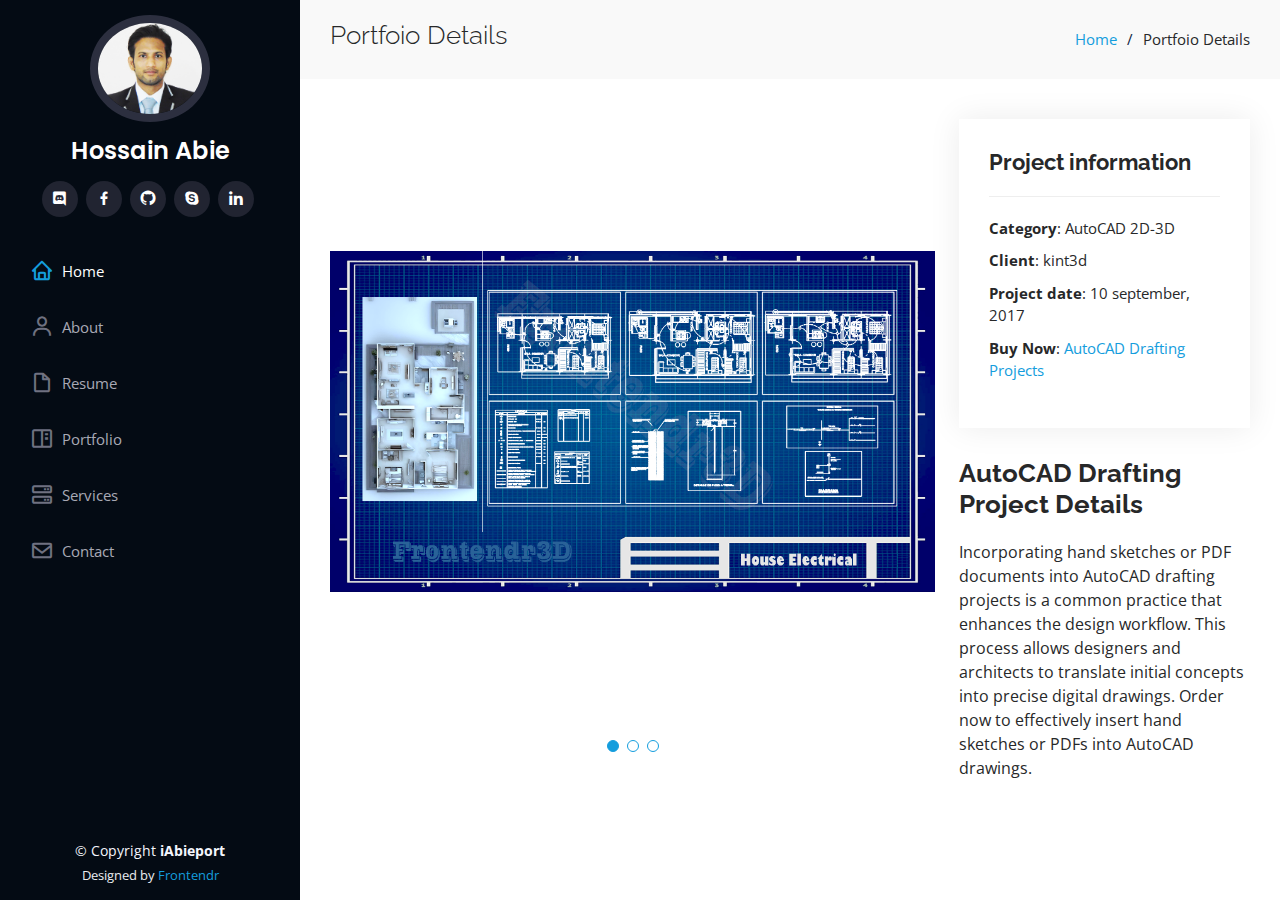
<file: 3d02.html>
<!DOCTYPE html>
<html lang="en">

<head>
  <meta charset="utf-8">
  <meta content="width=device-width, initial-scale=1.0" name="viewport">

  <title>iAbieport Frontendr - Inner-Page</title>
  <meta content="" name="description">
  <meta content="" name="keywords">

  <!-- Favicons -->
  <link href="assets/img/favicon.png" rel="icon">
  <link href="assets/img/apple-touch-icon.png" rel="apple-touch-icon">

  <!-- Google Fonts -->
  <link href="https://fonts.googleapis.com/css?family=Open+Sans:300,300i,400,400i,600,600i,700,700i|Raleway:300,300i,400,400i,500,500i,600,600i,700,700i|Poppins:300,300i,400,400i,500,500i,600,600i,700,700i" rel="stylesheet">

  <!-- Vendor CSS Files -->
  <link href="assets/vendor/aos/aos.css" rel="stylesheet">
  <link href="assets/vendor/bootstrap/css/bootstrap.min.css" rel="stylesheet">
  <link href="assets/vendor/bootstrap-icons/bootstrap-icons.css" rel="stylesheet">
  <link href="assets/vendor/boxicons/css/boxicons.min.css" rel="stylesheet">
  <link href="assets/vendor/glightbox/css/glightbox.min.css" rel="stylesheet">
  <link href="assets/vendor/swiper/swiper-bundle.min.css" rel="stylesheet">

  <!-- Template Main CSS File -->
  <link href="assets/css/style.css" rel="stylesheet">

  <!-- =======================================================
  * Template Name: iAbieport
  * Updated: Jan 29 2024 with Bootstrap v5.3.2
  * Template URL: https://frontendr.vercel.app/iAbieport-bootstrap-portfolio-websites-template/
  * Author: Frontendr.com
  * License: https://frontendr.vercel.app/license/
  ======================================================== -->
</head>

<body>

  <!-- ======= Mobile nav toggle button ======= -->
  <i class="bi bi-list mobile-nav-toggle d-xl-none"></i>


    <!-- ======= Header ======= -->
    <header id="header">
    
      <div class="d-flex flex-column">
  
        <div class="profile">
          <img src="assets/img/profile.jpg" alt="" class="img-fluid rounded-circle">
          <h1 class="text-light"><a href="index.html">Hossain Abie</a></h1>
          <div class="social-links mt-3 text-center">
            <a href="https://discord.com/channels/@me/1212280875962597436" target="_blank" class="twitter"><i class="bx bxl-discord"></i></a>
            <a href="https://www.facebook.com/Mohammadabie/" target="_blank" class="facebook"><i class="bx bxl-facebook"></i></a>
            <a href="https://github.com/Abie1989" target="_blank" class="instagram"><i class="bx bxl-github"></i></a>
            <a href="https://join.skype.com/invite/t2bjLzn6cN04" target="_blank" class="google-plus"><i class="bx bxl-skype"></i></a>
            <a href="https://www.linkedin.com/in/abie-hossain-7b0aa2171/" target="_blank" class="linkedin"><i class="bx bxl-linkedin"></i></a>
          </div>
        </div>
  
        <nav id="navbar" class="nav-menu navbar">
          <ul>
            <li><a href="index.html" class="nav-link scrollto active"><i class="bx bx-home"></i> <span>Home</span></a></li>
            <li><a href="#about" class="nav-link scrollto"><i class="bx bx-user"></i> <span>About</span></a></li>
            <li><a href="#resume" class="nav-link scrollto"><i class="bx bx-file-blank"></i> <span>Resume</span></a></li>
            <li><a href="#portfolio" class="nav-link scrollto"><i class="bx bx-book-content"></i> <span>Portfolio</span></a></li>
            <li><a href="#services" class="nav-link scrollto"><i class="bx bx-server"></i> <span>Services</span></a></li>
            <li><a href="#contact" class="nav-link scrollto"><i class="bx bx-envelope"></i> <span>Contact</span></a></li>
            
          </ul>
          
        </nav><!-- .nav-menu -->
      </div>
    </header><!-- End Header -->

  <main id="main">

    <!-- ======= Breadcrumbs ======= -->
    <section id="breadcrumbs" class="breadcrumbs">
      <div class="container">

        <div class="d-flex justify-content-between align-items-center">
          <h2>Portfoio Details</h2>
          <ol>
            <li><a href="index.html">Home</a></li>
            <li>Portfoio Details</li>
          </ol>
        </div>

      </div>
    </section><!-- End Breadcrumbs -->

    <!-- ======= Portfolio Details Section ======= -->
    <section id="portfolio-details" class="portfolio-details">
      <div class="container">

        <div class="row gy-4">

          <div class="col-lg-8">
            <div class="portfolio-details-slider swiper">
              <div class="swiper-wrapper align-items-center">

                <div class="swiper-slide">
                  <img src="assets/img/portfolio/3d02a.png" alt="">
                </div>

                <div class="swiper-slide">
                  <img src="assets/img/portfolio/3d02b.png" alt="">
                </div>

                <div class="swiper-slide">
                  <img src="assets/img/portfolio/3d02c.png" alt="">
                </div>

              </div>
              <div class="swiper-pagination"></div>
            </div>
          </div>

          <div class="col-lg-4">
            <div class="portfolio-info">
              <h3>Project information</h3>
              <ul>
                <li><strong>Category</strong>: AutoCAD 2D-3D</li>
                <li><strong>Client</strong>: kint3d</li>
                <li><strong>Project date</strong>: 10 september, 2017</li>
                <li><strong>Buy Now</strong>: <a href="https://www.fiverr.com/abie07" target="_blank">AutoCAD Drafting Projects</a></li>
              </ul>
            </div>
            <div class="portfolio-description">
              <h2>AutoCAD Drafting Project Details</h2>
              <p>
                Incorporating hand sketches or PDF documents into AutoCAD drafting projects is a common practice that enhances the design workflow. This process allows designers and architects to translate initial concepts into precise digital drawings. Order now to effectively insert hand sketches or PDFs into AutoCAD drawings.
              </p>
            </div>
          </div>

        </div>

      </div>
    </section><!-- End Portfolio Details Section -->

  </main><!-- End #main -->

  <!-- ======= Footer ======= -->
  <footer id="footer">
    <div class="container">
      <div class="copyright">
        &copy; Copyright <strong><span>iAbieport</span></strong>
      </div>
      <div class="credits">
        <!-- All the links in the footer should remain intact. -->
        <!-- You can delete the links only if you purchased the pro version. -->
        <!-- Licensing information: https://frontendr.vercel.app/license/ -->
        <!-- Purchase the pro version with working PHP/AJAX contact form: https://frontendr.vercel.app/iAbieport-bootstrap-portfolio-websites-template/ -->
        Designed by <a href="https://frontendr.vercel.app/" target="_blank">Frontendr</a>
      </div>
    </div>
  </footer><!-- End  Footer -->

  <a href="#" class="back-to-top d-flex align-items-center justify-content-center"><i class="bi bi-arrow-up-short"></i></a>

  <!-- Vendor JS Files -->
  <script src="assets/vendor/purecounter/purecounter_vanilla.js"></script>
  <script src="assets/vendor/aos/aos.js"></script>
  <script src="assets/vendor/bootstrap/js/bootstrap.bundle.min.js"></script>
  <script src="assets/vendor/glightbox/js/glightbox.min.js"></script>
  <script src="assets/vendor/isotope-layout/isotope.pkgd.min.js"></script>
  <script src="assets/vendor/swiper/swiper-bundle.min.js"></script>
  <script src="assets/vendor/typed.js/typed.umd.js"></script>
  <script src="assets/vendor/waypoints/noframework.waypoints.js"></script>
  <script src="assets/vendor/php-email-form/validate.js"></script>

  <!-- Template Main JS File -->
  <script src="assets/js/main.js"></script>

</body>

</html>
</file>
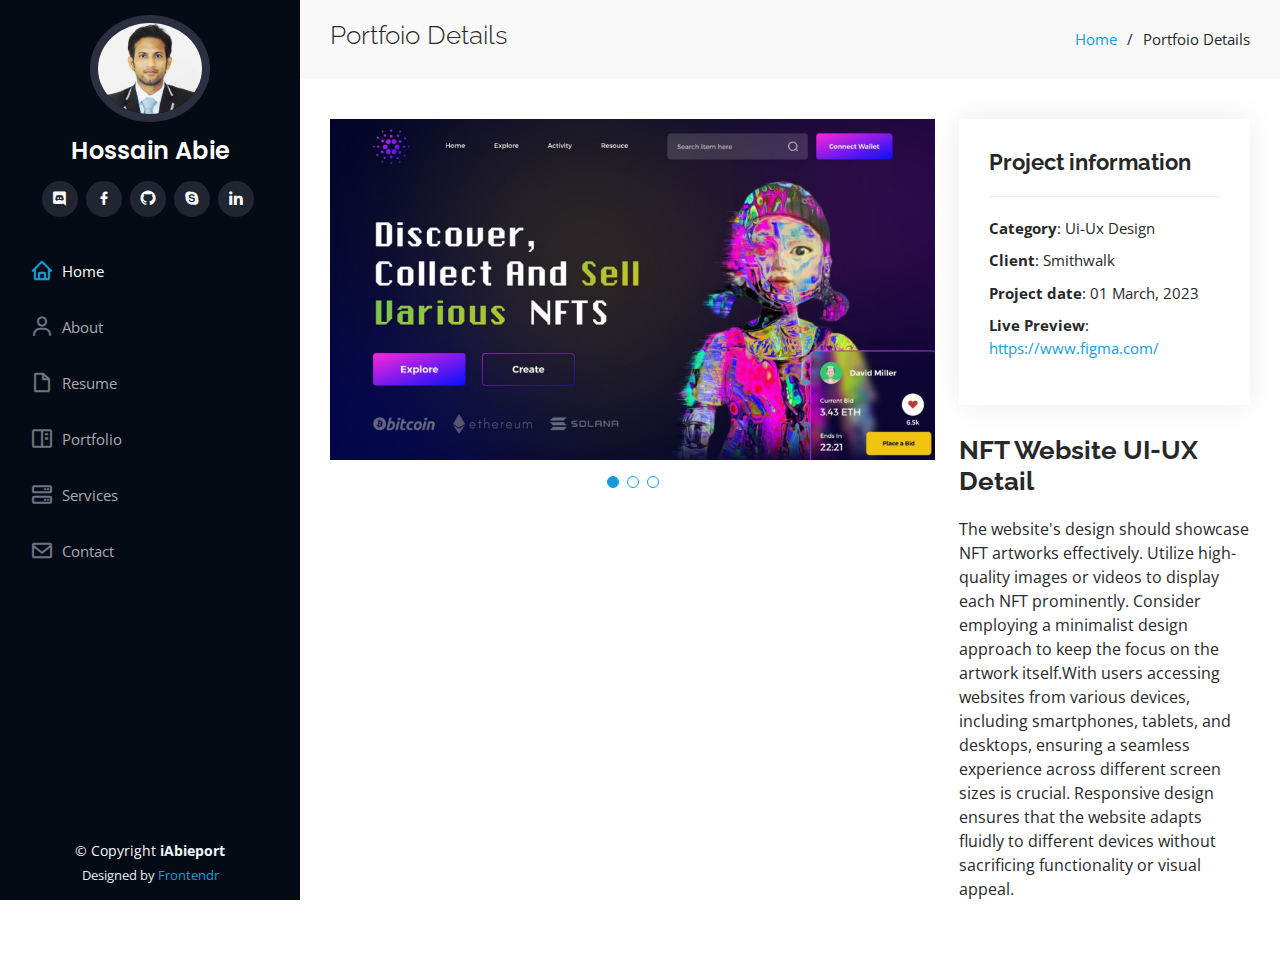
<file: ui-ux01.html>
<!DOCTYPE html>
<html lang="en">

<head>
  <meta charset="utf-8">
  <meta content="width=device-width, initial-scale=1.0" name="viewport">

  <title>iAbieport Frontendr - Inner-Page</title>
  <meta content="" name="description">
  <meta content="" name="keywords">

  <!-- Favicons -->
  <link href="assets/img/favicon.png" rel="icon">
  <link href="assets/img/apple-touch-icon.png" rel="apple-touch-icon">

  <!-- Google Fonts -->
  <link href="https://fonts.googleapis.com/css?family=Open+Sans:300,300i,400,400i,600,600i,700,700i|Raleway:300,300i,400,400i,500,500i,600,600i,700,700i|Poppins:300,300i,400,400i,500,500i,600,600i,700,700i" rel="stylesheet">

  <!-- Vendor CSS Files -->
  <link href="assets/vendor/aos/aos.css" rel="stylesheet">
  <link href="assets/vendor/bootstrap/css/bootstrap.min.css" rel="stylesheet">
  <link href="assets/vendor/bootstrap-icons/bootstrap-icons.css" rel="stylesheet">
  <link href="assets/vendor/boxicons/css/boxicons.min.css" rel="stylesheet">
  <link href="assets/vendor/glightbox/css/glightbox.min.css" rel="stylesheet">
  <link href="assets/vendor/swiper/swiper-bundle.min.css" rel="stylesheet">

  <!-- Template Main CSS File -->
  <link href="assets/css/style.css" rel="stylesheet">

  <!-- =======================================================
  * Template Name: iAbieport
  * Updated: Jan 29 2024 with Bootstrap v5.3.2
  * Template URL: https://frontendr.vercel.app/iAbieport-bootstrap-portfolio-websites-template/
  * Author: Frontendr.com
  * License: https://frontendr.vercel.app/license/
  ======================================================== -->
</head>

<body>

  <!-- ======= Mobile nav toggle button ======= -->
  <i class="bi bi-list mobile-nav-toggle d-xl-none"></i>


    <!-- ======= Header ======= -->
    <header id="header">
    
      <div class="d-flex flex-column">
  
        <div class="profile">
          <img src="assets/img/profile.jpg" alt="" class="img-fluid rounded-circle">
          <h1 class="text-light"><a href="index.html">Hossain Abie</a></h1>
          <div class="social-links mt-3 text-center">
            <a href="https://discord.com/channels/@me/1212280875962597436" target="_blank" class="twitter"><i class="bx bxl-discord"></i></a>
            <a href="https://www.facebook.com/Mohammadabie/" target="_blank" class="facebook"><i class="bx bxl-facebook"></i></a>
            <a href="https://github.com/Abie1989" target="_blank" class="instagram"><i class="bx bxl-github"></i></a>
            <a href="https://join.skype.com/invite/t2bjLzn6cN04" target="_blank" class="google-plus"><i class="bx bxl-skype"></i></a>
            <a href="https://www.linkedin.com/in/abie-hossain-7b0aa2171/" target="_blank" class="linkedin"><i class="bx bxl-linkedin"></i></a>
          </div>
        </div>
  
        <nav id="navbar" class="nav-menu navbar">
          <ul>
            <li><a href="index.html" class="nav-link scrollto active"><i class="bx bx-home"></i> <span>Home</span></a></li>
            <li><a href="#about" class="nav-link scrollto"><i class="bx bx-user"></i> <span>About</span></a></li>
            <li><a href="#resume" class="nav-link scrollto"><i class="bx bx-file-blank"></i> <span>Resume</span></a></li>
            <li><a href="#portfolio" class="nav-link scrollto"><i class="bx bx-book-content"></i> <span>Portfolio</span></a></li>
            <li><a href="#services" class="nav-link scrollto"><i class="bx bx-server"></i> <span>Services</span></a></li>
            <li><a href="#contact" class="nav-link scrollto"><i class="bx bx-envelope"></i> <span>Contact</span></a></li>
            
          </ul>
          
        </nav><!-- .nav-menu -->
      </div>
    </header><!-- End Header -->

  <main id="main">

    <!-- ======= Breadcrumbs ======= -->
    <section id="breadcrumbs" class="breadcrumbs">
      <div class="container">

        <div class="d-flex justify-content-between align-items-center">
          <h2>Portfoio Details</h2>
          <ol>
            <li><a href="index.html">Home</a></li>
            <li>Portfoio Details</li>
          </ol>
        </div>

      </div>
    </section><!-- End Breadcrumbs -->

    <!-- ======= Portfolio Details Section ======= -->
    <section id="portfolio-details" class="portfolio-details">
      <div class="container">

        <div class="row gy-4">

          <div class="col-lg-8">
            <div class="portfolio-details-slider swiper">
              <div class="swiper-wrapper align-items-center">

                <div class="swiper-slide">
                  <img src="assets/img/portfolio/ui01a.png" alt="">
                </div>

                <div class="swiper-slide">
                  <img src="assets/img/portfolio/ui01b.png" alt="">
                </div>

                <div class="swiper-slide">
                  <img src="assets/img/portfolio/ui01c.png" alt="">
                </div>

              </div>
              <div class="swiper-pagination"></div>
            </div>
          </div>

          <div class="col-lg-4">
            <div class="portfolio-info">
              <h3>Project information</h3>
              <ul>
                <li><strong>Category</strong>: Ui-Ux Design</li>
                <li><strong>Client</strong>: Smithwalk</li>
                <li><strong>Project date</strong>: 01 March, 2023</li>
                <li><strong>Live Preview</strong>: <a href="https://www.figma.com/file/s2reXJl0d8lhEGTWwtYMV2/Untitled?type=design&node-id=0-1&mode=design&t=MPtorUkK41Uo3VYe-0" target="_blank">https://www.figma.com/</a></li>
              </ul>
            </div>
            <div class="portfolio-description">
              <h2>NFT Website UI-UX Detail</h2>
              <p>
                The website's design should showcase NFT artworks effectively. Utilize high-quality images or videos to display each NFT prominently. Consider employing a minimalist design approach to keep the focus on the artwork itself.With users accessing websites from various devices, including smartphones, tablets, and desktops, ensuring a seamless experience across different screen sizes is crucial. Responsive design ensures that the website adapts fluidly to different devices without sacrificing functionality or visual appeal.
              </p>
            </div>
          </div>

        </div>

      </div>
    </section><!-- End Portfolio Details Section -->

  </main><!-- End #main -->

  <!-- ======= Footer ======= -->
  <footer id="footer">
    <div class="container">
      <div class="copyright">
        &copy; Copyright <strong><span>iAbieport</span></strong>
      </div>
      <div class="credits">
        <!-- All the links in the footer should remain intact. -->
        <!-- You can delete the links only if you purchased the pro version. -->
        <!-- Licensing information: https://frontendr.vercel.app/license/ -->
        <!-- Purchase the pro version with working PHP/AJAX contact form: https://frontendr.vercel.app/iAbieport-bootstrap-portfolio-websites-template/ -->
        Designed by <a href="https://frontendr.vercel.app/" target="_blank">Frontendr</a>
      </div>
    </div>
  </footer><!-- End  Footer -->

  <a href="#" class="back-to-top d-flex align-items-center justify-content-center"><i class="bi bi-arrow-up-short"></i></a>

  <!-- Vendor JS Files -->
  <script src="assets/vendor/purecounter/purecounter_vanilla.js"></script>
  <script src="assets/vendor/aos/aos.js"></script>
  <script src="assets/vendor/bootstrap/js/bootstrap.bundle.min.js"></script>
  <script src="assets/vendor/glightbox/js/glightbox.min.js"></script>
  <script src="assets/vendor/isotope-layout/isotope.pkgd.min.js"></script>
  <script src="assets/vendor/swiper/swiper-bundle.min.js"></script>
  <script src="assets/vendor/typed.js/typed.umd.js"></script>
  <script src="assets/vendor/waypoints/noframework.waypoints.js"></script>
  <script src="assets/vendor/php-email-form/validate.js"></script>

  <!-- Template Main JS File -->
  <script src="assets/js/main.js"></script>

</body>

</html>
</file>
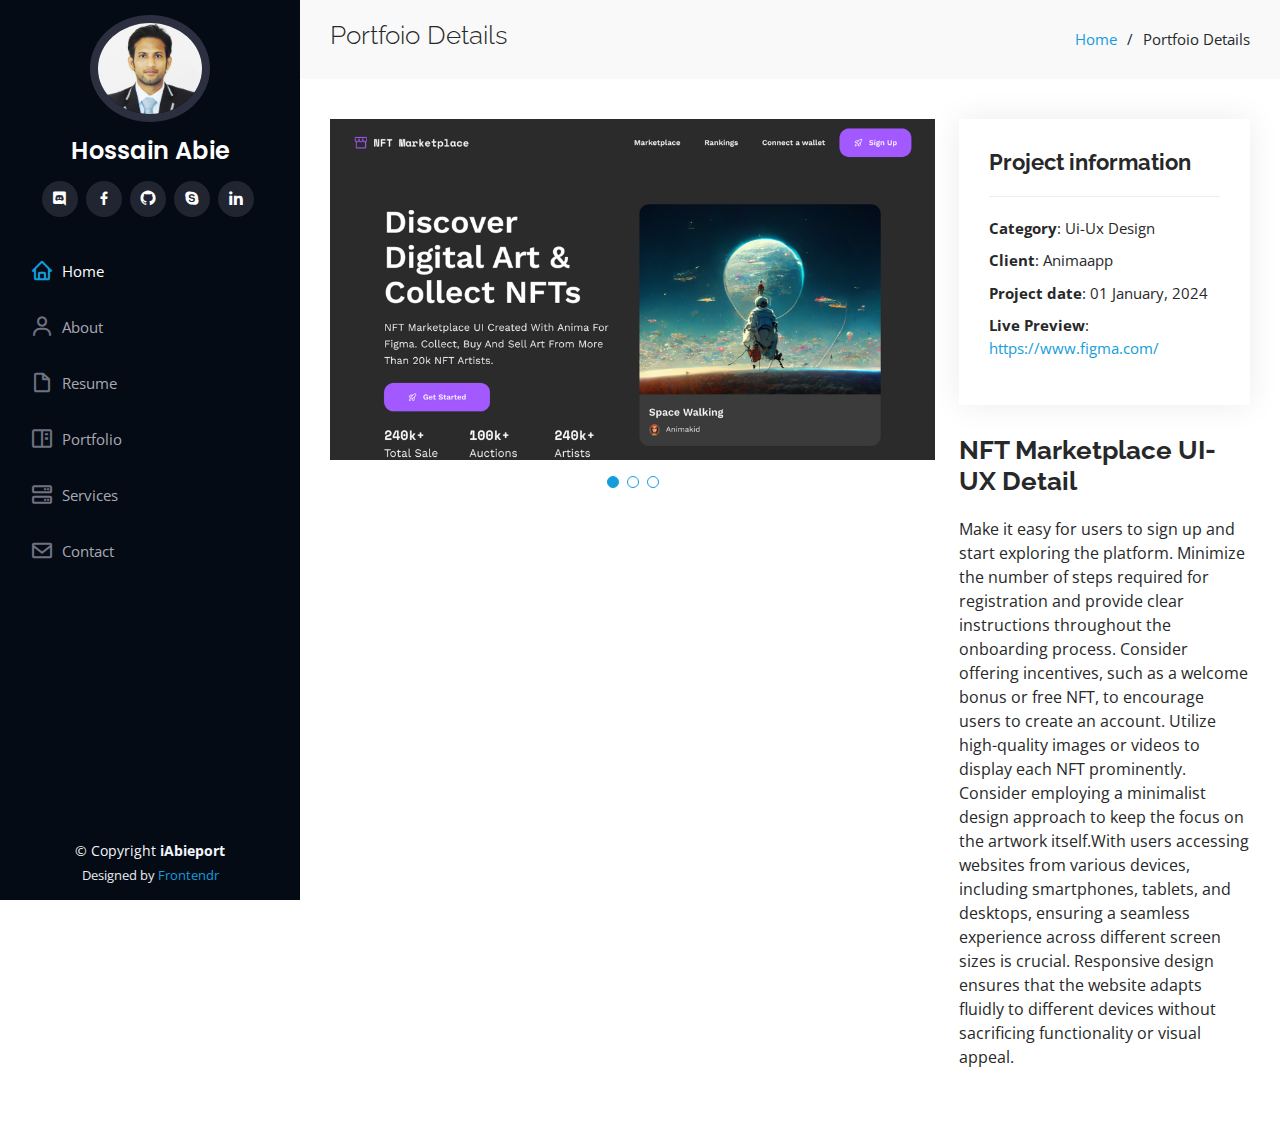
<file: ui-ux02.html>
<!DOCTYPE html>
<html lang="en">

<head>
  <meta charset="utf-8">
  <meta content="width=device-width, initial-scale=1.0" name="viewport">

  <title>iAbieport Frontendr - Inner-Page</title>
  <meta content="" name="description">
  <meta content="" name="keywords">

  <!-- Favicons -->
  <link href="assets/img/favicon.png" rel="icon">
  <link href="assets/img/apple-touch-icon.png" rel="apple-touch-icon">

  <!-- Google Fonts -->
  <link href="https://fonts.googleapis.com/css?family=Open+Sans:300,300i,400,400i,600,600i,700,700i|Raleway:300,300i,400,400i,500,500i,600,600i,700,700i|Poppins:300,300i,400,400i,500,500i,600,600i,700,700i" rel="stylesheet">

  <!-- Vendor CSS Files -->
  <link href="assets/vendor/aos/aos.css" rel="stylesheet">
  <link href="assets/vendor/bootstrap/css/bootstrap.min.css" rel="stylesheet">
  <link href="assets/vendor/bootstrap-icons/bootstrap-icons.css" rel="stylesheet">
  <link href="assets/vendor/boxicons/css/boxicons.min.css" rel="stylesheet">
  <link href="assets/vendor/glightbox/css/glightbox.min.css" rel="stylesheet">
  <link href="assets/vendor/swiper/swiper-bundle.min.css" rel="stylesheet">

  <!-- Template Main CSS File -->
  <link href="assets/css/style.css" rel="stylesheet">

  <!-- =======================================================
  * Template Name: iAbieport
  * Updated: Jan 29 2024 with Bootstrap v5.3.2
  * Template URL: https://frontendr.vercel.app/iAbieport-bootstrap-portfolio-websites-template/
  * Author: Frontendr.com
  * License: https://frontendr.vercel.app/license/
  ======================================================== -->
</head>

<body>

  <!-- ======= Mobile nav toggle button ======= -->
  <i class="bi bi-list mobile-nav-toggle d-xl-none"></i>


    <!-- ======= Header ======= -->
    <header id="header">
    
      <div class="d-flex flex-column">
  
        <div class="profile">
          <img src="assets/img/profile.jpg" alt="" class="img-fluid rounded-circle">
          <h1 class="text-light"><a href="index.html">Hossain Abie</a></h1>
          <div class="social-links mt-3 text-center">
            <a href="https://discord.com/channels/@me/1212280875962597436" target="_blank" class="twitter"><i class="bx bxl-discord"></i></a>
            <a href="https://www.facebook.com/Mohammadabie/" target="_blank" class="facebook"><i class="bx bxl-facebook"></i></a>
            <a href="https://github.com/Abie1989" target="_blank" class="instagram"><i class="bx bxl-github"></i></a>
            <a href="https://join.skype.com/invite/t2bjLzn6cN04" target="_blank" class="google-plus"><i class="bx bxl-skype"></i></a>
            <a href="https://www.linkedin.com/in/abie-hossain-7b0aa2171/" target="_blank" class="linkedin"><i class="bx bxl-linkedin"></i></a>
          </div>
        </div>
  
        <nav id="navbar" class="nav-menu navbar">
          <ul>
            <li><a href="index.html" class="nav-link scrollto active"><i class="bx bx-home"></i> <span>Home</span></a></li>
            <li><a href="#about" class="nav-link scrollto"><i class="bx bx-user"></i> <span>About</span></a></li>
            <li><a href="#resume" class="nav-link scrollto"><i class="bx bx-file-blank"></i> <span>Resume</span></a></li>
            <li><a href="#portfolio" class="nav-link scrollto"><i class="bx bx-book-content"></i> <span>Portfolio</span></a></li>
            <li><a href="#services" class="nav-link scrollto"><i class="bx bx-server"></i> <span>Services</span></a></li>
            <li><a href="#contact" class="nav-link scrollto"><i class="bx bx-envelope"></i> <span>Contact</span></a></li>
            
          </ul>
          
        </nav><!-- .nav-menu -->
      </div>
    </header><!-- End Header -->

  <main id="main">

    <!-- ======= Breadcrumbs ======= -->
    <section id="breadcrumbs" class="breadcrumbs">
      <div class="container">

        <div class="d-flex justify-content-between align-items-center">
          <h2>Portfoio Details</h2>
          <ol>
            <li><a href="index.html">Home</a></li>
            <li>Portfoio Details</li>
          </ol>
        </div>

      </div>
    </section><!-- End Breadcrumbs -->

    <!-- ======= Portfolio Details Section ======= -->
    <section id="portfolio-details" class="portfolio-details">
      <div class="container">

        <div class="row gy-4">

          <div class="col-lg-8">
            <div class="portfolio-details-slider swiper">
              <div class="swiper-wrapper align-items-center">

                <div class="swiper-slide">
                  <img src="assets/img/portfolio/ui02a.png" alt="">
                </div>

                <div class="swiper-slide">
                  <img src="assets/img/portfolio/ui02b.png" alt="">
                </div>

                <div class="swiper-slide">
                  <img src="assets/img/portfolio/ui02c.png" alt="">
                </div>

              </div>
              <div class="swiper-pagination"></div>
            </div>
          </div>

          <div class="col-lg-4">
            <div class="portfolio-info">
              <h3>Project information</h3>
              <ul>
                <li><strong>Category</strong>: Ui-Ux Design</li>
                <li><strong>Client</strong>: Animaapp</li>
                <li><strong>Project date</strong>: 01 January, 2024</li>
                <li><strong>Live Preview</strong>: <a href="https://www.figma.com/file/yvC4ZGz46uO0SzisrEM8lo/NFT-Marketplace-Template?type=design&mode=design&t=MPtorUkK41Uo3VYe-0" target="_blank">https://www.figma.com/</a></li>
              </ul>
            </div>
            <div class="portfolio-description">
              <h2>NFT Marketplace UI-UX Detail</h2>
              <p>
                Make it easy for users to sign up and start exploring the platform. Minimize the number of steps required for registration and provide clear instructions throughout the onboarding process. Consider offering incentives, such as a welcome bonus or free NFT, to encourage users to create an account. Utilize high-quality images or videos to display each NFT prominently. Consider employing a minimalist design approach to keep the focus on the artwork itself.With users accessing websites from various devices, including smartphones, tablets, and desktops, ensuring a seamless experience across different screen sizes is crucial. Responsive design ensures that the website adapts fluidly to different devices without sacrificing functionality or visual appeal.
              </p>
            </div>
          </div>

        </div>

      </div>
    </section><!-- End Portfolio Details Section -->

  </main><!-- End #main -->

  <!-- ======= Footer ======= -->
  <footer id="footer">
    <div class="container">
      <div class="copyright">
        &copy; Copyright <strong><span>iAbieport</span></strong>
      </div>
      <div class="credits">
        <!-- All the links in the footer should remain intact. -->
        <!-- You can delete the links only if you purchased the pro version. -->
        <!-- Licensing information: https://frontendr.vercel.app/license/ -->
        <!-- Purchase the pro version with working PHP/AJAX contact form: https://frontendr.vercel.app/iAbieport-bootstrap-portfolio-websites-template/ -->
        Designed by <a href="https://frontendr.vercel.app/" target="_blank">Frontendr</a>
      </div>
    </div>
  </footer><!-- End  Footer -->

  <a href="#" class="back-to-top d-flex align-items-center justify-content-center"><i class="bi bi-arrow-up-short"></i></a>

  <!-- Vendor JS Files -->
  <script src="assets/vendor/purecounter/purecounter_vanilla.js"></script>
  <script src="assets/vendor/aos/aos.js"></script>
  <script src="assets/vendor/bootstrap/js/bootstrap.bundle.min.js"></script>
  <script src="assets/vendor/glightbox/js/glightbox.min.js"></script>
  <script src="assets/vendor/isotope-layout/isotope.pkgd.min.js"></script>
  <script src="assets/vendor/swiper/swiper-bundle.min.js"></script>
  <script src="assets/vendor/typed.js/typed.umd.js"></script>
  <script src="assets/vendor/waypoints/noframework.waypoints.js"></script>
  <script src="assets/vendor/php-email-form/validate.js"></script>

  <!-- Template Main JS File -->
  <script src="assets/js/main.js"></script>

</body>

</html>
</file>
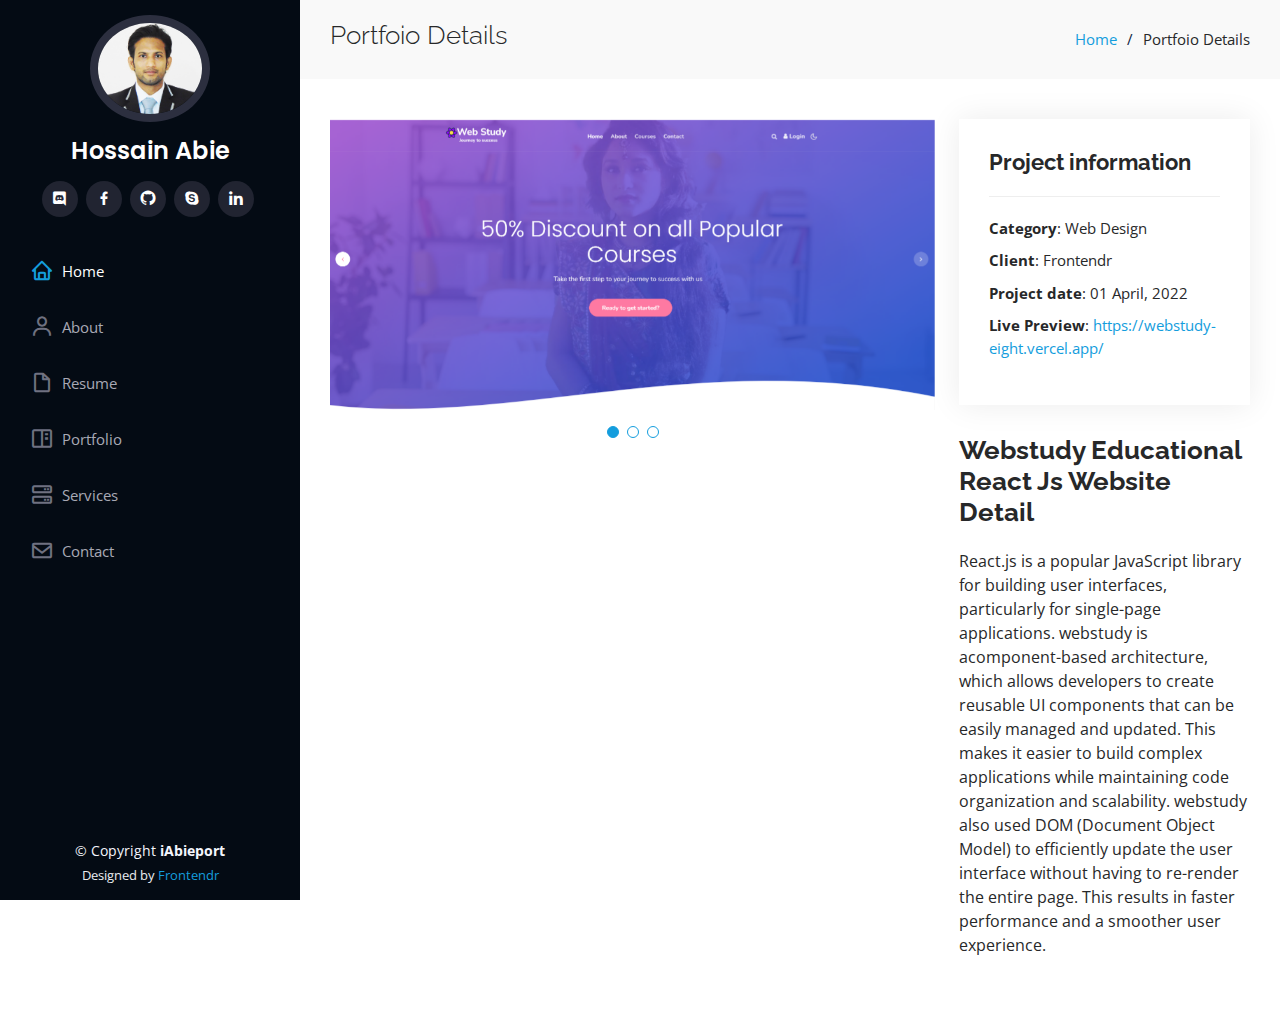
<file: web01.html>
<!DOCTYPE html>
<html lang="en">

<head>
  <meta charset="utf-8">
  <meta content="width=device-width, initial-scale=1.0" name="viewport">

  <title>iAbieport Frontendr - Inner-Page</title>
  <meta content="" name="description">
  <meta content="" name="keywords">

  <!-- Favicons -->
  <link href="assets/img/favicon.png" rel="icon">
  <link href="assets/img/apple-touch-icon.png" rel="apple-touch-icon">

  <!-- Google Fonts -->
  <link href="https://fonts.googleapis.com/css?family=Open+Sans:300,300i,400,400i,600,600i,700,700i|Raleway:300,300i,400,400i,500,500i,600,600i,700,700i|Poppins:300,300i,400,400i,500,500i,600,600i,700,700i" rel="stylesheet">

  <!-- Vendor CSS Files -->
  <link href="assets/vendor/aos/aos.css" rel="stylesheet">
  <link href="assets/vendor/bootstrap/css/bootstrap.min.css" rel="stylesheet">
  <link href="assets/vendor/bootstrap-icons/bootstrap-icons.css" rel="stylesheet">
  <link href="assets/vendor/boxicons/css/boxicons.min.css" rel="stylesheet">
  <link href="assets/vendor/glightbox/css/glightbox.min.css" rel="stylesheet">
  <link href="assets/vendor/swiper/swiper-bundle.min.css" rel="stylesheet">

  <!-- Template Main CSS File -->
  <link href="assets/css/style.css" rel="stylesheet">

  <!-- =======================================================
  * Template Name: iAbieport
  * Updated: Jan 29 2024 with Bootstrap v5.3.2
  * Template URL: https://frontendr.vercel.app/iAbieport-bootstrap-portfolio-websites-template/
  * Author: Frontendr.com
  * License: https://frontendr.vercel.app/license/
  ======================================================== -->
</head>

<body>

  <!-- ======= Mobile nav toggle button ======= -->
  <i class="bi bi-list mobile-nav-toggle d-xl-none"></i>


    <!-- ======= Header ======= -->
    <header id="header">
    
      <div class="d-flex flex-column">
  
        <div class="profile">
          <img src="assets/img/profile.jpg" alt="" class="img-fluid rounded-circle">
          <h1 class="text-light"><a href="index.html">Hossain Abie</a></h1>
          <div class="social-links mt-3 text-center">
            <a href="https://discord.com/channels/@me/1212280875962597436" target="_blank" class="twitter"><i class="bx bxl-discord"></i></a>
            <a href="https://www.facebook.com/Mohammadabie/" target="_blank" class="facebook"><i class="bx bxl-facebook"></i></a>
            <a href="https://github.com/Abie1989" target="_blank" class="instagram"><i class="bx bxl-github"></i></a>
            <a href="https://join.skype.com/invite/t2bjLzn6cN04" target="_blank" class="google-plus"><i class="bx bxl-skype"></i></a>
            <a href="https://www.linkedin.com/in/abie-hossain-7b0aa2171/" target="_blank" class="linkedin"><i class="bx bxl-linkedin"></i></a>
          </div>
        </div>
  
        <nav id="navbar" class="nav-menu navbar">
          <ul>
            <li><a href="index.html" class="nav-link scrollto active"><i class="bx bx-home"></i> <span>Home</span></a></li>
            <li><a href="#about" class="nav-link scrollto"><i class="bx bx-user"></i> <span>About</span></a></li>
            <li><a href="#resume" class="nav-link scrollto"><i class="bx bx-file-blank"></i> <span>Resume</span></a></li>
            <li><a href="#portfolio" class="nav-link scrollto"><i class="bx bx-book-content"></i> <span>Portfolio</span></a></li>
            <li><a href="#services" class="nav-link scrollto"><i class="bx bx-server"></i> <span>Services</span></a></li>
            <li><a href="#contact" class="nav-link scrollto"><i class="bx bx-envelope"></i> <span>Contact</span></a></li>
            
          </ul>
          
        </nav><!-- .nav-menu -->
      </div>
    </header><!-- End Header -->

  <main id="main">

    <!-- ======= Breadcrumbs ======= -->
    <section id="breadcrumbs" class="breadcrumbs">
      <div class="container">

        <div class="d-flex justify-content-between align-items-center">
          <h2>Portfoio Details</h2>
          <ol>
            <li><a href="index.html">Home</a></li>
            <li>Portfoio Details</li>
          </ol>
        </div>

      </div>
    </section><!-- End Breadcrumbs -->

    <!-- ======= Portfolio Details Section ======= -->
    <section id="portfolio-details" class="portfolio-details">
      <div class="container">

        <div class="row gy-4">

          <div class="col-lg-8">
            <div class="portfolio-details-slider swiper">
              <div class="swiper-wrapper align-items-center">

                <div class="swiper-slide">
                  <img src="assets/img/portfolio/web01a.png" alt="">
                </div>

                <div class="swiper-slide">
                  <img src="assets/img/portfolio/web01b.png" alt="">
                </div>

                <div class="swiper-slide">
                  <img src="assets/img/portfolio/web01c.png" alt="">
                </div>

              </div>
              <div class="swiper-pagination"></div>
            </div>
          </div>

          <div class="col-lg-4">
            <div class="portfolio-info">
              <h3>Project information</h3>
              <ul>
                <li><strong>Category</strong>: Web Design</li>
                <li><strong>Client</strong>: Frontendr</li>
                <li><strong>Project date</strong>: 01 April, 2022</li>
                <li><strong>Live Preview</strong>: <a href="https://webstudy-eight.vercel.app/" target="_blank">https://webstudy-eight.vercel.app/</a></li>
              </ul>
            </div>
            <div class="portfolio-description">
              <h2>Webstudy Educational React Js Website Detail</h2>
              <p>
                React.js is a popular JavaScript library for building user interfaces, particularly for single-page applications. webstudy is acomponent-based architecture, which allows developers to create reusable UI components that can be easily managed and updated. This makes it easier to build complex applications while maintaining code organization and scalability. webstudy also used DOM (Document Object Model) to efficiently update the user interface without having to re-render the entire page. This results in faster performance and a smoother user experience.
              </p>
            </div>
          </div>

        </div>

      </div>
    </section><!-- End Portfolio Details Section -->

  </main><!-- End #main -->

  <!-- ======= Footer ======= -->
  <footer id="footer">
    <div class="container">
      <div class="copyright">
        &copy; Copyright <strong><span>iAbieport</span></strong>
      </div>
      <div class="credits">
        <!-- All the links in the footer should remain intact. -->
        <!-- You can delete the links only if you purchased the pro version. -->
        <!-- Licensing information: https://frontendr.vercel.app/license/ -->
        <!-- Purchase the pro version with working PHP/AJAX contact form: https://frontendr.vercel.app/iAbieport-bootstrap-portfolio-websites-template/ -->
        Designed by <a href="https://frontendr.vercel.app/" target="_blank">Frontendr</a>
      </div>
    </div>
  </footer><!-- End  Footer -->

  <a href="#" class="back-to-top d-flex align-items-center justify-content-center"><i class="bi bi-arrow-up-short"></i></a>

  <!-- Vendor JS Files -->
  <script src="assets/vendor/purecounter/purecounter_vanilla.js"></script>
  <script src="assets/vendor/aos/aos.js"></script>
  <script src="assets/vendor/bootstrap/js/bootstrap.bundle.min.js"></script>
  <script src="assets/vendor/glightbox/js/glightbox.min.js"></script>
  <script src="assets/vendor/isotope-layout/isotope.pkgd.min.js"></script>
  <script src="assets/vendor/swiper/swiper-bundle.min.js"></script>
  <script src="assets/vendor/typed.js/typed.umd.js"></script>
  <script src="assets/vendor/waypoints/noframework.waypoints.js"></script>
  <script src="assets/vendor/php-email-form/validate.js"></script>

  <!-- Template Main JS File -->
  <script src="assets/js/main.js"></script>

</body>

</html>
</file>
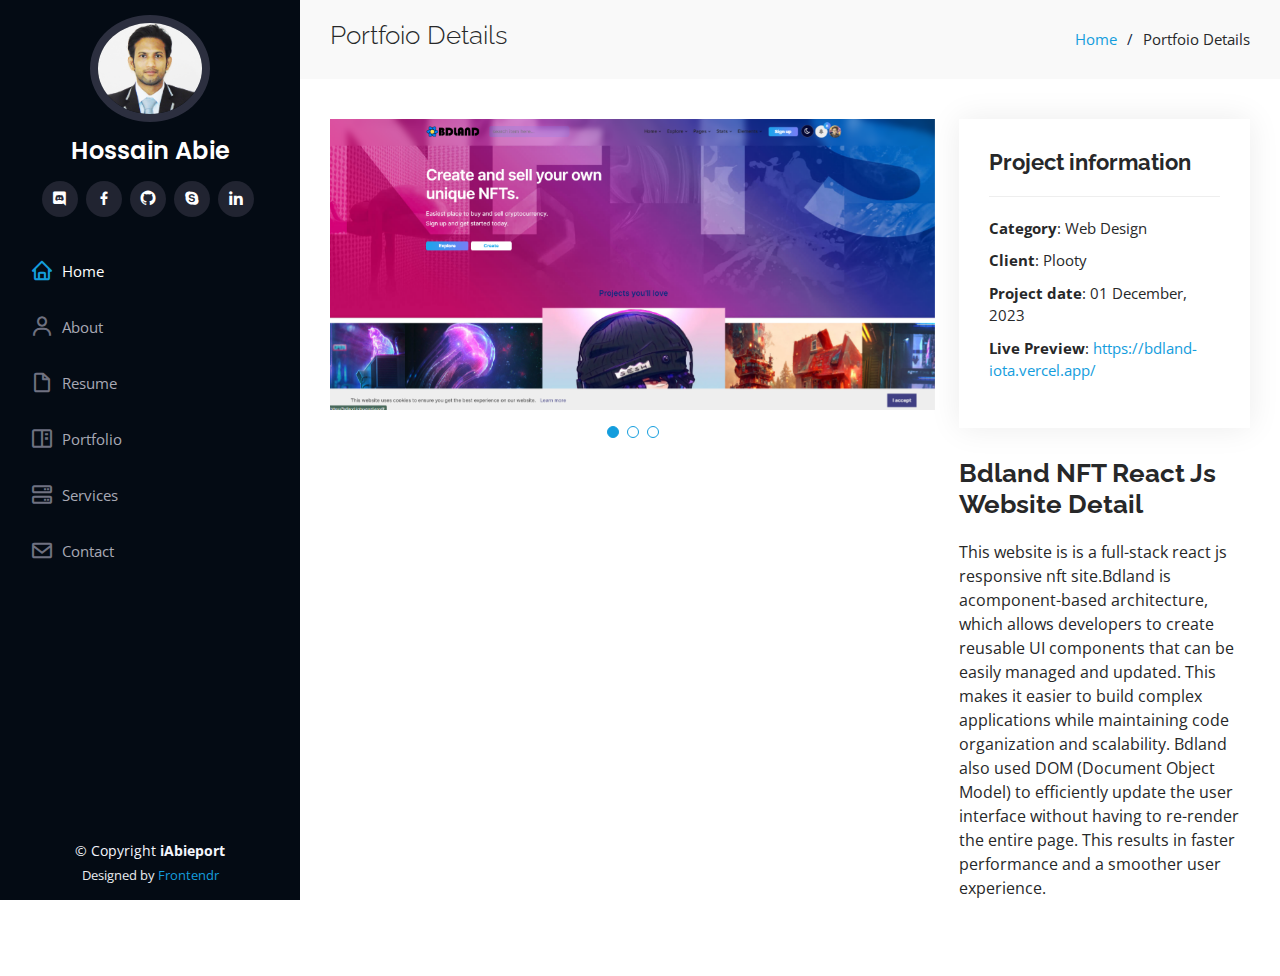
<file: web02.html>
<!DOCTYPE html>
<html lang="en">

<head>
  <meta charset="utf-8">
  <meta content="width=device-width, initial-scale=1.0" name="viewport">

  <title>iAbieport Frontendr - Inner-Page</title>
  <meta content="" name="description">
  <meta content="" name="keywords">

  <!-- Favicons -->
  <link href="assets/img/favicon.png" rel="icon">
  <link href="assets/img/apple-touch-icon.png" rel="apple-touch-icon">

  <!-- Google Fonts -->
  <link href="https://fonts.googleapis.com/css?family=Open+Sans:300,300i,400,400i,600,600i,700,700i|Raleway:300,300i,400,400i,500,500i,600,600i,700,700i|Poppins:300,300i,400,400i,500,500i,600,600i,700,700i" rel="stylesheet">

  <!-- Vendor CSS Files -->
  <link href="assets/vendor/aos/aos.css" rel="stylesheet">
  <link href="assets/vendor/bootstrap/css/bootstrap.min.css" rel="stylesheet">
  <link href="assets/vendor/bootstrap-icons/bootstrap-icons.css" rel="stylesheet">
  <link href="assets/vendor/boxicons/css/boxicons.min.css" rel="stylesheet">
  <link href="assets/vendor/glightbox/css/glightbox.min.css" rel="stylesheet">
  <link href="assets/vendor/swiper/swiper-bundle.min.css" rel="stylesheet">

  <!-- Template Main CSS File -->
  <link href="assets/css/style.css" rel="stylesheet">

  <!-- =======================================================
  * Template Name: iAbieport
  * Updated: Jan 29 2024 with Bootstrap v5.3.2
  * Template URL: https://frontendr.vercel.app/iAbieport-bootstrap-portfolio-websites-template/
  * Author: Frontendr.com
  * License: https://frontendr.vercel.app/license/
  ======================================================== -->
</head>

<body>

  <!-- ======= Mobile nav toggle button ======= -->
  <i class="bi bi-list mobile-nav-toggle d-xl-none"></i>


    <!-- ======= Header ======= -->
    <header id="header">
    
      <div class="d-flex flex-column">
  
        <div class="profile">
          <img src="assets/img/profile.jpg" alt="" class="img-fluid rounded-circle">
          <h1 class="text-light"><a href="index.html">Hossain Abie</a></h1>
          <div class="social-links mt-3 text-center">
            <a href="https://discord.com/channels/@me/1212280875962597436" target="_blank" class="twitter"><i class="bx bxl-discord"></i></a>
            <a href="https://www.facebook.com/Mohammadabie/" target="_blank" class="facebook"><i class="bx bxl-facebook"></i></a>
            <a href="https://github.com/Abie1989" target="_blank" class="instagram"><i class="bx bxl-github"></i></a>
            <a href="https://join.skype.com/invite/t2bjLzn6cN04" target="_blank" class="google-plus"><i class="bx bxl-skype"></i></a>
            <a href="https://www.linkedin.com/in/abie-hossain-7b0aa2171/" target="_blank" class="linkedin"><i class="bx bxl-linkedin"></i></a>
          </div>
        </div>
  
        <nav id="navbar" class="nav-menu navbar">
          <ul>
            <li><a href="index.html" class="nav-link scrollto active"><i class="bx bx-home"></i> <span>Home</span></a></li>
            <li><a href="#about" class="nav-link scrollto"><i class="bx bx-user"></i> <span>About</span></a></li>
            <li><a href="#resume" class="nav-link scrollto"><i class="bx bx-file-blank"></i> <span>Resume</span></a></li>
            <li><a href="#portfolio" class="nav-link scrollto"><i class="bx bx-book-content"></i> <span>Portfolio</span></a></li>
            <li><a href="#services" class="nav-link scrollto"><i class="bx bx-server"></i> <span>Services</span></a></li>
            <li><a href="#contact" class="nav-link scrollto"><i class="bx bx-envelope"></i> <span>Contact</span></a></li>
            
          </ul>
          
        </nav><!-- .nav-menu -->
      </div>
    </header><!-- End Header -->

  <main id="main">

    <!-- ======= Breadcrumbs ======= -->
    <section id="breadcrumbs" class="breadcrumbs">
      <div class="container">

        <div class="d-flex justify-content-between align-items-center">
          <h2>Portfoio Details</h2>
          <ol>
            <li><a href="index.html">Home</a></li>
            <li>Portfoio Details</li>
          </ol>
        </div>

      </div>
    </section><!-- End Breadcrumbs -->

    <!-- ======= Portfolio Details Section ======= -->
    <section id="portfolio-details" class="portfolio-details">
      <div class="container">

        <div class="row gy-4">

          <div class="col-lg-8">
            <div class="portfolio-details-slider swiper">
              <div class="swiper-wrapper align-items-center">

                <div class="swiper-slide">
                  <img src="assets/img/portfolio/web02a.png" alt="">
                </div>

                <div class="swiper-slide">
                  <img src="assets/img/portfolio/web02b.png" alt="">
                </div>

                <div class="swiper-slide">
                  <img src="assets/img/portfolio/web02c.png" alt="">
                </div>

              </div>
              <div class="swiper-pagination"></div>
            </div>
          </div>

          <div class="col-lg-4">
            <div class="portfolio-info">
              <h3>Project information</h3>
              <ul>
                <li><strong>Category</strong>: Web Design</li>
                <li><strong>Client</strong>: Plooty</li>
                <li><strong>Project date</strong>: 01 December, 2023</li>
                <li><strong>Live Preview</strong>: <a href="https://bdland-iota.vercel.app/" target="_blank">https://bdland-iota.vercel.app/</a></li>
              </ul>
            </div>
            <div class="portfolio-description">
              <h2>Bdland NFT React Js Website Detail</h2>
              <p>
                This website is is a full-stack react js responsive nft site.Bdland is acomponent-based architecture, which allows developers to create reusable UI components that can be easily managed and updated. This makes it easier to build complex applications while maintaining code organization and scalability. Bdland also used DOM (Document Object Model) to efficiently update the user interface without having to re-render the entire page. This results in faster performance and a smoother user experience.
              </p>
            </div>
          </div>

        </div>

      </div>
    </section><!-- End Portfolio Details Section -->

  </main><!-- End #main -->

  <!-- ======= Footer ======= -->
  <footer id="footer">
    <div class="container">
      <div class="copyright">
        &copy; Copyright <strong><span>iAbieport</span></strong>
      </div>
      <div class="credits">
        <!-- All the links in the footer should remain intact. -->
        <!-- You can delete the links only if you purchased the pro version. -->
        <!-- Licensing information: https://frontendr.vercel.app/license/ -->
        <!-- Purchase the pro version with working PHP/AJAX contact form: https://frontendr.vercel.app/iAbieport-bootstrap-portfolio-websites-template/ -->
        Designed by <a href="https://frontendr.vercel.app/" target="_blank">Frontendr</a>
      </div>
    </div>
  </footer><!-- End  Footer -->

  <a href="#" class="back-to-top d-flex align-items-center justify-content-center"><i class="bi bi-arrow-up-short"></i></a>

  <!-- Vendor JS Files -->
  <script src="assets/vendor/purecounter/purecounter_vanilla.js"></script>
  <script src="assets/vendor/aos/aos.js"></script>
  <script src="assets/vendor/bootstrap/js/bootstrap.bundle.min.js"></script>
  <script src="assets/vendor/glightbox/js/glightbox.min.js"></script>
  <script src="assets/vendor/isotope-layout/isotope.pkgd.min.js"></script>
  <script src="assets/vendor/swiper/swiper-bundle.min.js"></script>
  <script src="assets/vendor/typed.js/typed.umd.js"></script>
  <script src="assets/vendor/waypoints/noframework.waypoints.js"></script>
  <script src="assets/vendor/php-email-form/validate.js"></script>

  <!-- Template Main JS File -->
  <script src="assets/js/main.js"></script>

</body>

</html>
</file>
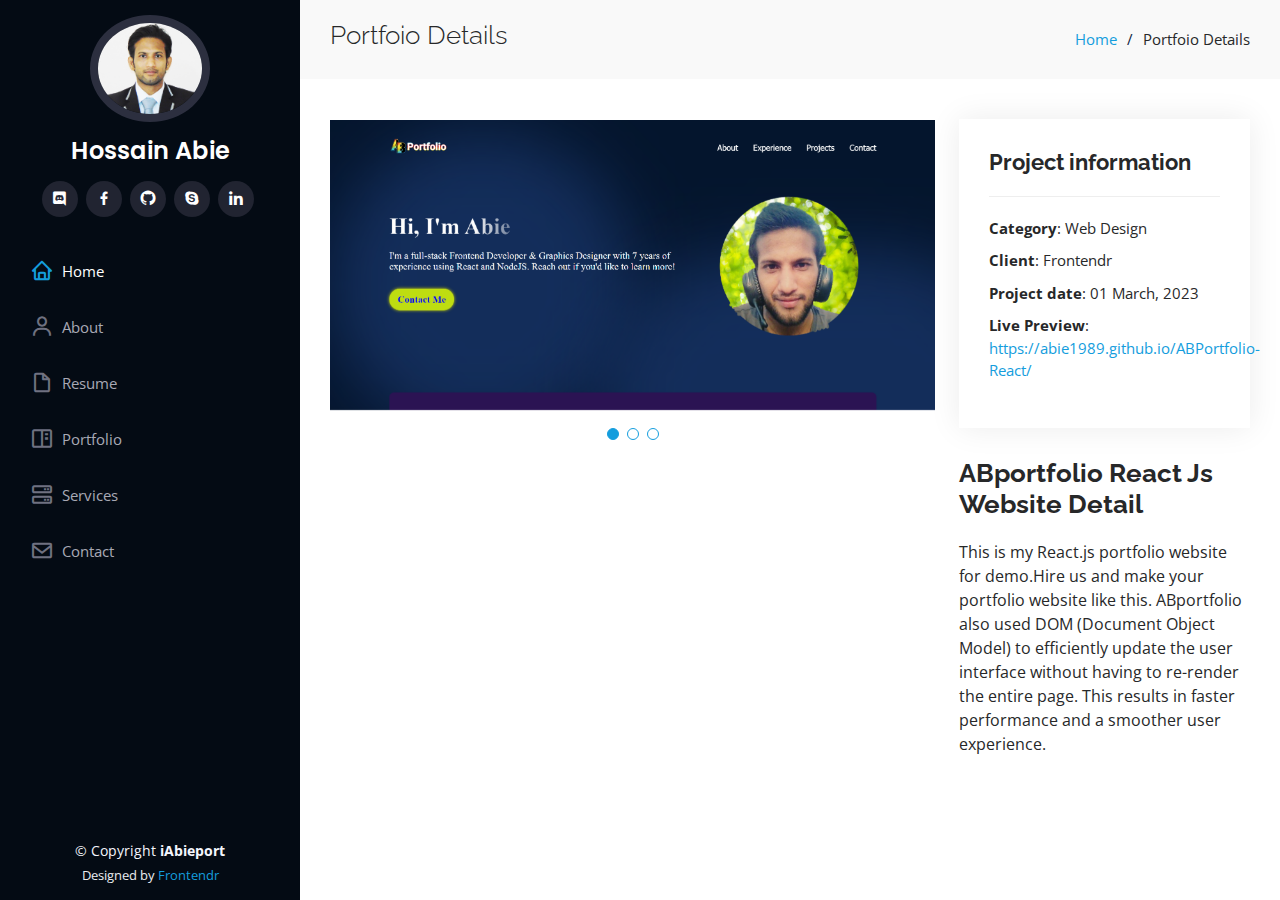
<file: web03.html>
<!DOCTYPE html>
<html lang="en">

<head>
  <meta charset="utf-8">
  <meta content="width=device-width, initial-scale=1.0" name="viewport">

  <title>iAbieport Frontendr - Inner-Page</title>
  <meta content="" name="description">
  <meta content="" name="keywords">

  <!-- Favicons -->
  <link href="assets/img/favicon.png" rel="icon">
  <link href="assets/img/apple-touch-icon.png" rel="apple-touch-icon">

  <!-- Google Fonts -->
  <link href="https://fonts.googleapis.com/css?family=Open+Sans:300,300i,400,400i,600,600i,700,700i|Raleway:300,300i,400,400i,500,500i,600,600i,700,700i|Poppins:300,300i,400,400i,500,500i,600,600i,700,700i" rel="stylesheet">

  <!-- Vendor CSS Files -->
  <link href="assets/vendor/aos/aos.css" rel="stylesheet">
  <link href="assets/vendor/bootstrap/css/bootstrap.min.css" rel="stylesheet">
  <link href="assets/vendor/bootstrap-icons/bootstrap-icons.css" rel="stylesheet">
  <link href="assets/vendor/boxicons/css/boxicons.min.css" rel="stylesheet">
  <link href="assets/vendor/glightbox/css/glightbox.min.css" rel="stylesheet">
  <link href="assets/vendor/swiper/swiper-bundle.min.css" rel="stylesheet">

  <!-- Template Main CSS File -->
  <link href="assets/css/style.css" rel="stylesheet">

  <!-- =======================================================
  * Template Name: iAbieport
  * Updated: Jan 29 2024 with Bootstrap v5.3.2
  * Template URL: https://frontendr.vercel.app/iAbieport-bootstrap-portfolio-websites-template/
  * Author: Frontendr.com
  * License: https://frontendr.vercel.app/license/
  ======================================================== -->
</head>

<body>

  <!-- ======= Mobile nav toggle button ======= -->
  <i class="bi bi-list mobile-nav-toggle d-xl-none"></i>


    <!-- ======= Header ======= -->
    <header id="header">
    
      <div class="d-flex flex-column">
  
        <div class="profile">
          <img src="assets/img/profile.jpg" alt="" class="img-fluid rounded-circle">
          <h1 class="text-light"><a href="index.html">Hossain Abie</a></h1>
          <div class="social-links mt-3 text-center">
            <a href="https://discord.com/channels/@me/1212280875962597436" target="_blank" class="twitter"><i class="bx bxl-discord"></i></a>
            <a href="https://www.facebook.com/Mohammadabie/" target="_blank" class="facebook"><i class="bx bxl-facebook"></i></a>
            <a href="https://github.com/Abie1989" target="_blank" class="instagram"><i class="bx bxl-github"></i></a>
            <a href="https://join.skype.com/invite/t2bjLzn6cN04" target="_blank" class="google-plus"><i class="bx bxl-skype"></i></a>
            <a href="https://www.linkedin.com/in/abie-hossain-7b0aa2171/" target="_blank" class="linkedin"><i class="bx bxl-linkedin"></i></a>
          </div>
        </div>
  
        <nav id="navbar" class="nav-menu navbar">
          <ul>
            <li><a href="index.html" class="nav-link scrollto active"><i class="bx bx-home"></i> <span>Home</span></a></li>
            <li><a href="#about" class="nav-link scrollto"><i class="bx bx-user"></i> <span>About</span></a></li>
            <li><a href="#resume" class="nav-link scrollto"><i class="bx bx-file-blank"></i> <span>Resume</span></a></li>
            <li><a href="#portfolio" class="nav-link scrollto"><i class="bx bx-book-content"></i> <span>Portfolio</span></a></li>
            <li><a href="#services" class="nav-link scrollto"><i class="bx bx-server"></i> <span>Services</span></a></li>
            <li><a href="#contact" class="nav-link scrollto"><i class="bx bx-envelope"></i> <span>Contact</span></a></li>
            
          </ul>
          
        </nav><!-- .nav-menu -->
      </div>
    </header><!-- End Header -->

  <main id="main">

    <!-- ======= Breadcrumbs ======= -->
    <section id="breadcrumbs" class="breadcrumbs">
      <div class="container">

        <div class="d-flex justify-content-between align-items-center">
          <h2>Portfoio Details</h2>
          <ol>
            <li><a href="index.html">Home</a></li>
            <li>Portfoio Details</li>
          </ol>
        </div>

      </div>
    </section><!-- End Breadcrumbs -->

    <!-- ======= Portfolio Details Section ======= -->
    <section id="portfolio-details" class="portfolio-details">
      <div class="container">

        <div class="row gy-4">

          <div class="col-lg-8">
            <div class="portfolio-details-slider swiper">
              <div class="swiper-wrapper align-items-center">

                <div class="swiper-slide">
                  <img src="assets/img/portfolio/web03a.png" alt="">
                </div>

                <div class="swiper-slide">
                  <img src="assets/img/portfolio/web03b.png" alt="">
                </div>

                <div class="swiper-slide">
                  <img src="assets/img/portfolio/web03c.png" alt="">
                </div>

              </div>
              <div class="swiper-pagination"></div>
            </div>
          </div>

          <div class="col-lg-4">
            <div class="portfolio-info">
              <h3>Project information</h3>
              <ul>
                <li><strong>Category</strong>: Web Design</li>
                <li><strong>Client</strong>: Frontendr</li>
                <li><strong>Project date</strong>: 01 March, 2023</li>
                <li><strong>Live Preview</strong>: <a href="https://abie1989.github.io/ABPortfolio-React/" target="_blank">https://abie1989.github.io/ABPortfolio-React/</a></li>
              </ul>
            </div>
            <div class="portfolio-description">
              <h2>ABportfolio React Js Website Detail</h2>
              <p>
                This is my React.js portfolio website for demo.Hire us and make your portfolio website like this. ABportfolio  also used DOM (Document Object Model) to efficiently update the user interface without having to re-render the entire page. This results in faster performance and a smoother user experience.
              </p>
            </div>
          </div>

        </div>

      </div>
    </section><!-- End Portfolio Details Section -->

  </main><!-- End #main -->

  <!-- ======= Footer ======= -->
  <footer id="footer">
    <div class="container">
      <div class="copyright">
        &copy; Copyright <strong><span>iAbieport</span></strong>
      </div>
      <div class="credits">
        <!-- All the links in the footer should remain intact. -->
        <!-- You can delete the links only if you purchased the pro version. -->
        <!-- Licensing information: https://frontendr.vercel.app/license/ -->
        <!-- Purchase the pro version with working PHP/AJAX contact form: https://frontendr.vercel.app/iAbieport-bootstrap-portfolio-websites-template/ -->
        Designed by <a href="https://frontendr.vercel.app/" target="_blank">Frontendr</a>
      </div>
    </div>
  </footer><!-- End  Footer -->

  <a href="#" class="back-to-top d-flex align-items-center justify-content-center"><i class="bi bi-arrow-up-short"></i></a>

  <!-- Vendor JS Files -->
  <script src="assets/vendor/purecounter/purecounter_vanilla.js"></script>
  <script src="assets/vendor/aos/aos.js"></script>
  <script src="assets/vendor/bootstrap/js/bootstrap.bundle.min.js"></script>
  <script src="assets/vendor/glightbox/js/glightbox.min.js"></script>
  <script src="assets/vendor/isotope-layout/isotope.pkgd.min.js"></script>
  <script src="assets/vendor/swiper/swiper-bundle.min.js"></script>
  <script src="assets/vendor/typed.js/typed.umd.js"></script>
  <script src="assets/vendor/waypoints/noframework.waypoints.js"></script>
  <script src="assets/vendor/php-email-form/validate.js"></script>

  <!-- Template Main JS File -->
  <script src="assets/js/main.js"></script>

</body>

</html>
</file>
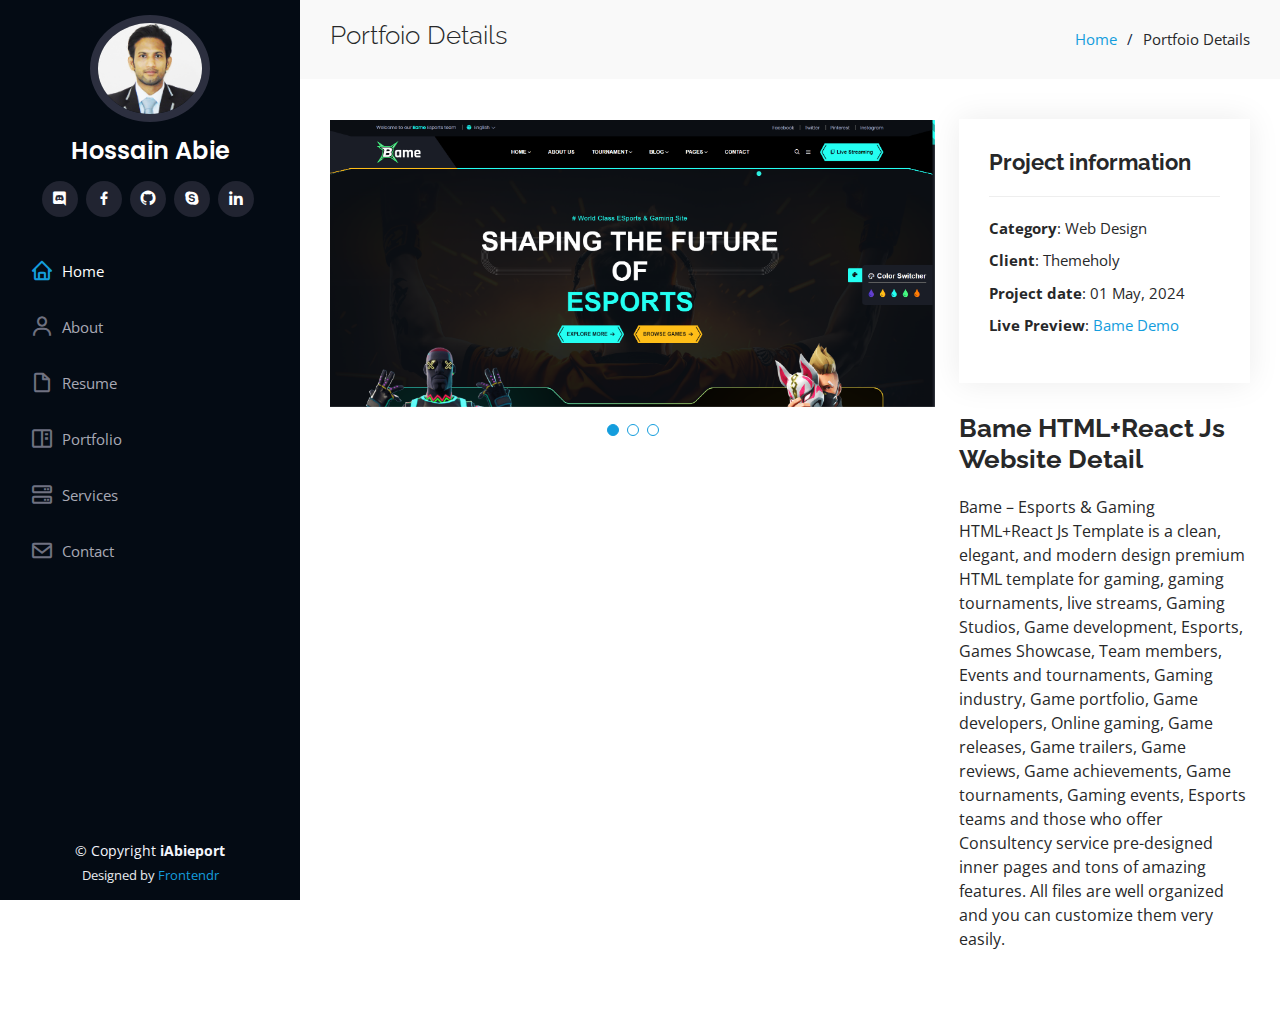
<file: web04.html>
<!DOCTYPE html>
<html lang="en">

<head>
  <meta charset="utf-8">
  <meta content="width=device-width, initial-scale=1.0" name="viewport">

  <title>iAbieport Frontendr - Inner-Page</title>
  <meta content="" name="description">
  <meta content="" name="keywords">

  <!-- Favicons -->
  <link href="assets/img/favicon.png" rel="icon">
  <link href="assets/img/apple-touch-icon.png" rel="apple-touch-icon">

  <!-- Google Fonts -->
  <link href="https://fonts.googleapis.com/css?family=Open+Sans:300,300i,400,400i,600,600i,700,700i|Raleway:300,300i,400,400i,500,500i,600,600i,700,700i|Poppins:300,300i,400,400i,500,500i,600,600i,700,700i" rel="stylesheet">

  <!-- Vendor CSS Files -->
  <link href="assets/vendor/aos/aos.css" rel="stylesheet">
  <link href="assets/vendor/bootstrap/css/bootstrap.min.css" rel="stylesheet">
  <link href="assets/vendor/bootstrap-icons/bootstrap-icons.css" rel="stylesheet">
  <link href="assets/vendor/boxicons/css/boxicons.min.css" rel="stylesheet">
  <link href="assets/vendor/glightbox/css/glightbox.min.css" rel="stylesheet">
  <link href="assets/vendor/swiper/swiper-bundle.min.css" rel="stylesheet">

  <!-- Template Main CSS File -->
  <link href="assets/css/style.css" rel="stylesheet">

  <!-- =======================================================
  * Template Name: iAbieport
  * Updated: Jan 29 2024 with Bootstrap v5.3.2
  * Template URL: https://frontendr.vercel.app/iAbieport-bootstrap-portfolio-websites-template/
  * Author: Frontendr.com
  * License: https://frontendr.vercel.app/license/
  ======================================================== -->
</head>

<body>

  <!-- ======= Mobile nav toggle button ======= -->
  <i class="bi bi-list mobile-nav-toggle d-xl-none"></i>


    <!-- ======= Header ======= -->
    <header id="header">
    
      <div class="d-flex flex-column">
  
        <div class="profile">
          <img src="assets/img/profile.jpg" alt="" class="img-fluid rounded-circle">
          <h1 class="text-light"><a href="index.html">Hossain Abie</a></h1>
          <div class="social-links mt-3 text-center">
            <a href="https://discord.com/channels/@me/1212280875962597436" target="_blank" class="twitter"><i class="bx bxl-discord"></i></a>
            <a href="https://www.facebook.com/Mohammadabie/" target="_blank" class="facebook"><i class="bx bxl-facebook"></i></a>
            <a href="https://github.com/Abie1989" target="_blank" class="instagram"><i class="bx bxl-github"></i></a>
            <a href="https://join.skype.com/invite/t2bjLzn6cN04" target="_blank" class="google-plus"><i class="bx bxl-skype"></i></a>
            <a href="https://www.linkedin.com/in/abie-hossain-7b0aa2171/" target="_blank" class="linkedin"><i class="bx bxl-linkedin"></i></a>
          </div>
        </div>
  
        <nav id="navbar" class="nav-menu navbar">
          <ul>
            <li><a href="index.html" class="nav-link scrollto active"><i class="bx bx-home"></i> <span>Home</span></a></li>
            <li><a href="#about" class="nav-link scrollto"><i class="bx bx-user"></i> <span>About</span></a></li>
            <li><a href="#resume" class="nav-link scrollto"><i class="bx bx-file-blank"></i> <span>Resume</span></a></li>
            <li><a href="#portfolio" class="nav-link scrollto"><i class="bx bx-book-content"></i> <span>Portfolio</span></a></li>
            <li><a href="#services" class="nav-link scrollto"><i class="bx bx-server"></i> <span>Services</span></a></li>
            <li><a href="#contact" class="nav-link scrollto"><i class="bx bx-envelope"></i> <span>Contact</span></a></li>
            
          </ul>
          
        </nav><!-- .nav-menu -->
      </div>
    </header><!-- End Header -->

  <main id="main">

    <!-- ======= Breadcrumbs ======= -->
    <section id="breadcrumbs" class="breadcrumbs">
      <div class="container">

        <div class="d-flex justify-content-between align-items-center">
          <h2>Portfoio Details</h2>
          <ol>
            <li><a href="index.html">Home</a></li>
            <li>Portfoio Details</li>
          </ol>
        </div>

      </div>
    </section><!-- End Breadcrumbs -->

    <!-- ======= Portfolio Details Section ======= -->
    <section id="portfolio-details" class="portfolio-details">
      <div class="container">

        <div class="row gy-4">

          <div class="col-lg-8">
            <div class="portfolio-details-slider swiper">
              <div class="swiper-wrapper align-items-center">

                <div class="swiper-slide">
                  <img src="assets/img/portfolio/web04a.png" alt="">
                </div>

                <div class="swiper-slide">
                  <img src="assets/img/portfolio/web04b.png" alt="">
                </div>

                <div class="swiper-slide">
                  <img src="assets/img/portfolio/web04c.png" alt="">
                </div>

              </div>
              <div class="swiper-pagination"></div>
            </div>
          </div>

          <div class="col-lg-4">
            <div class="portfolio-info">
              <h3>Project information</h3>
              <ul>
                <li><strong>Category</strong>: Web Design</li>
                <li><strong>Client</strong>: Themeholy</li>
                <li><strong>Project date</strong>: 01 May, 2024</li>
                <li><strong>Live Preview</strong>: <a href="https://html.themeholy.com/bame/demo/index.html" target="_blank">Bame Demo</a></li>
              </ul>
            </div>
            <div class="portfolio-description">
              <h2>Bame HTML+React Js Website Detail</h2>
              <p>
                Bame – Esports & Gaming HTML+React Js Template is a clean, elegant, and modern design premium HTML template for gaming, gaming tournaments, live streams, Gaming Studios, Game development, Esports, Games Showcase, Team members, Events and tournaments, Gaming industry, Game portfolio, Game developers, Online gaming, Game releases, Game trailers, Game reviews, Game achievements, Game tournaments, Gaming events, Esports teams and those who offer Consultency service pre-designed inner pages and tons of amazing features. All files are well organized and you can customize them very easily.
              </p>
            </div>
          </div>

        </div>

      </div>
    </section><!-- End Portfolio Details Section -->

  </main><!-- End #main -->

  <!-- ======= Footer ======= -->
  <footer id="footer">
    <div class="container">
      <div class="copyright">
        &copy; Copyright <strong><span>iAbieport</span></strong>
      </div>
      <div class="credits">
        <!-- All the links in the footer should remain intact. -->
        <!-- You can delete the links only if you purchased the pro version. -->
        <!-- Licensing information: https://frontendr.vercel.app/license/ -->
        <!-- Purchase the pro version with working PHP/AJAX contact form: https://frontendr.vercel.app/iAbieport-bootstrap-portfolio-websites-template/ -->
        Designed by <a href="https://frontendr.vercel.app/" target="_blank">Frontendr</a>
      </div>
    </div>
  </footer><!-- End  Footer -->

  <a href="#" class="back-to-top d-flex align-items-center justify-content-center"><i class="bi bi-arrow-up-short"></i></a>

  <!-- Vendor JS Files -->
  <script src="assets/vendor/purecounter/purecounter_vanilla.js"></script>
  <script src="assets/vendor/aos/aos.js"></script>
  <script src="assets/vendor/bootstrap/js/bootstrap.bundle.min.js"></script>
  <script src="assets/vendor/glightbox/js/glightbox.min.js"></script>
  <script src="assets/vendor/isotope-layout/isotope.pkgd.min.js"></script>
  <script src="assets/vendor/swiper/swiper-bundle.min.js"></script>
  <script src="assets/vendor/typed.js/typed.umd.js"></script>
  <script src="assets/vendor/waypoints/noframework.waypoints.js"></script>
  <script src="assets/vendor/php-email-form/validate.js"></script>

  <!-- Template Main JS File -->
  <script src="assets/js/main.js"></script>

</body>

</html>
</file>
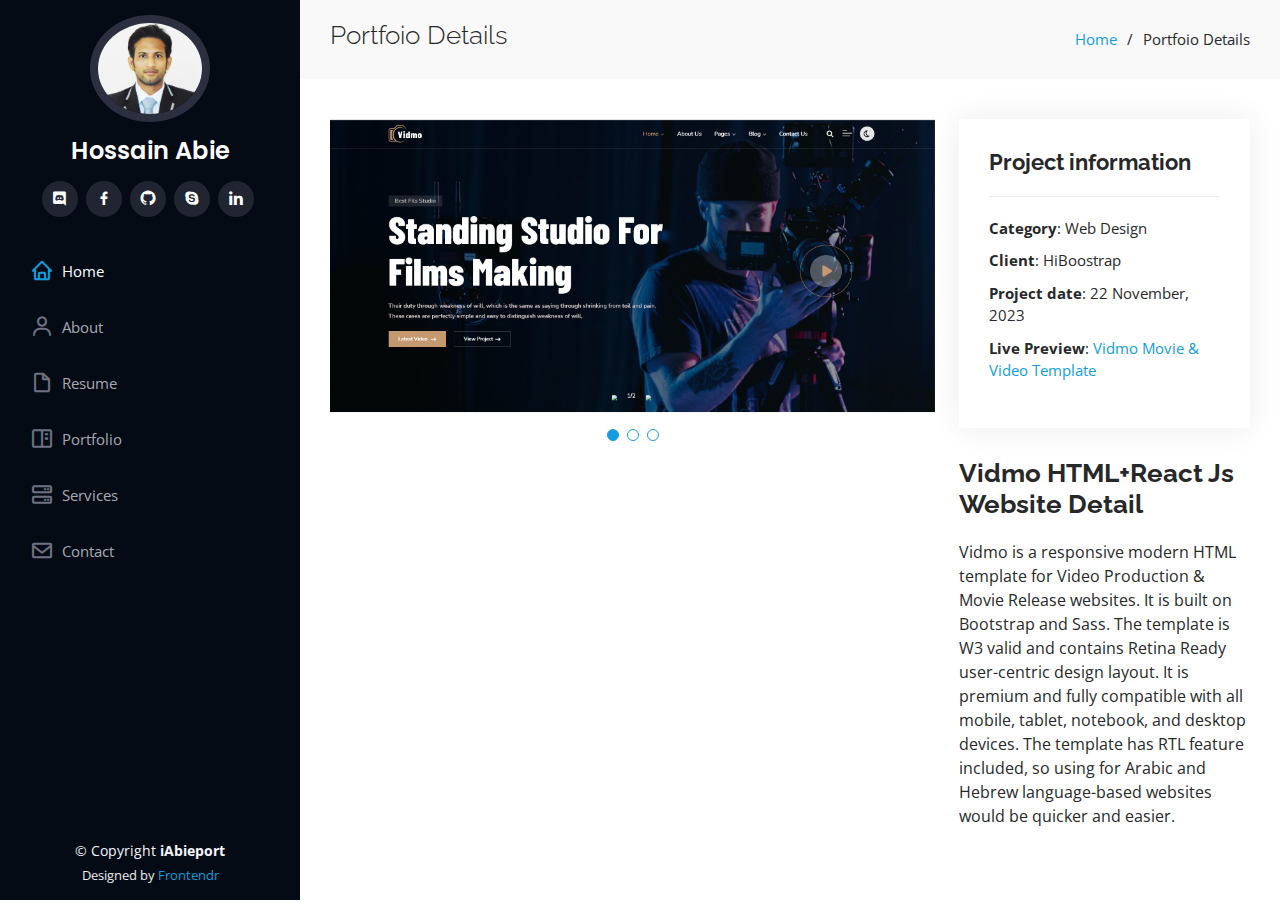
<file: web05.html>
<!DOCTYPE html>
<html lang="en">

<head>
  <meta charset="utf-8">
  <meta content="width=device-width, initial-scale=1.0" name="viewport">

  <title>iAbieport Frontendr - Inner-Page</title>
  <meta content="" name="description">
  <meta content="" name="keywords">

  <!-- Favicons -->
  <link href="assets/img/favicon.png" rel="icon">
  <link href="assets/img/apple-touch-icon.png" rel="apple-touch-icon">

  <!-- Google Fonts -->
  <link href="https://fonts.googleapis.com/css?family=Open+Sans:300,300i,400,400i,600,600i,700,700i|Raleway:300,300i,400,400i,500,500i,600,600i,700,700i|Poppins:300,300i,400,400i,500,500i,600,600i,700,700i" rel="stylesheet">

  <!-- Vendor CSS Files -->
  <link href="assets/vendor/aos/aos.css" rel="stylesheet">
  <link href="assets/vendor/bootstrap/css/bootstrap.min.css" rel="stylesheet">
  <link href="assets/vendor/bootstrap-icons/bootstrap-icons.css" rel="stylesheet">
  <link href="assets/vendor/boxicons/css/boxicons.min.css" rel="stylesheet">
  <link href="assets/vendor/glightbox/css/glightbox.min.css" rel="stylesheet">
  <link href="assets/vendor/swiper/swiper-bundle.min.css" rel="stylesheet">

  <!-- Template Main CSS File -->
  <link href="assets/css/style.css" rel="stylesheet">

  <!-- =======================================================
  * Template Name: iAbieport
  * Updated: Jan 29 2024 with Bootstrap v5.3.2
  * Template URL: https://frontendr.vercel.app/iAbieport-bootstrap-portfolio-websites-template/
  * Author: Frontendr.com
  * License: https://frontendr.vercel.app/license/
  ======================================================== -->
</head>

<body>

  <!-- ======= Mobile nav toggle button ======= -->
  <i class="bi bi-list mobile-nav-toggle d-xl-none"></i>


    <!-- ======= Header ======= -->
    <header id="header">
    
      <div class="d-flex flex-column">
  
        <div class="profile">
          <img src="assets/img/profile.jpg" alt="" class="img-fluid rounded-circle">
          <h1 class="text-light"><a href="index.html">Hossain Abie</a></h1>
          <div class="social-links mt-3 text-center">
            <a href="https://discord.com/channels/@me/1212280875962597436" target="_blank" class="twitter"><i class="bx bxl-discord"></i></a>
            <a href="https://www.facebook.com/Mohammadabie/" target="_blank" class="facebook"><i class="bx bxl-facebook"></i></a>
            <a href="https://github.com/Abie1989" target="_blank" class="instagram"><i class="bx bxl-github"></i></a>
            <a href="https://join.skype.com/invite/t2bjLzn6cN04" target="_blank" class="google-plus"><i class="bx bxl-skype"></i></a>
            <a href="https://www.linkedin.com/in/abie-hossain-7b0aa2171/" target="_blank" class="linkedin"><i class="bx bxl-linkedin"></i></a>
          </div>
        </div>
  
        <nav id="navbar" class="nav-menu navbar">
          <ul>
            <li><a href="index.html" class="nav-link scrollto active"><i class="bx bx-home"></i> <span>Home</span></a></li>
            <li><a href="#about" class="nav-link scrollto"><i class="bx bx-user"></i> <span>About</span></a></li>
            <li><a href="#resume" class="nav-link scrollto"><i class="bx bx-file-blank"></i> <span>Resume</span></a></li>
            <li><a href="#portfolio" class="nav-link scrollto"><i class="bx bx-book-content"></i> <span>Portfolio</span></a></li>
            <li><a href="#services" class="nav-link scrollto"><i class="bx bx-server"></i> <span>Services</span></a></li>
            <li><a href="#contact" class="nav-link scrollto"><i class="bx bx-envelope"></i> <span>Contact</span></a></li>
            
          </ul>
          
        </nav><!-- .nav-menu -->
      </div>
    </header><!-- End Header -->

  <main id="main">

    <!-- ======= Breadcrumbs ======= -->
    <section id="breadcrumbs" class="breadcrumbs">
      <div class="container">

        <div class="d-flex justify-content-between align-items-center">
          <h2>Portfoio Details</h2>
          <ol>
            <li><a href="index.html">Home</a></li>
            <li>Portfoio Details</li>
          </ol>
        </div>

      </div>
    </section><!-- End Breadcrumbs -->

    <!-- ======= Portfolio Details Section ======= -->
    <section id="portfolio-details" class="portfolio-details">
      <div class="container">

        <div class="row gy-4">

          <div class="col-lg-8">
            <div class="portfolio-details-slider swiper">
              <div class="swiper-wrapper align-items-center">

                <div class="swiper-slide">
                  <img src="assets/img/portfolio/web05a.png" alt="">
                </div>

                <div class="swiper-slide">
                  <img src="assets/img/portfolio/web05b.png" alt="">
                </div>

                <div class="swiper-slide">
                  <img src="assets/img/portfolio/web05c.png" alt="">
                </div>

              </div>
              <div class="swiper-pagination"></div>
            </div>
          </div>

          <div class="col-lg-4">
            <div class="portfolio-info">
              <h3>Project information</h3>
              <ul>
                <li><strong>Category</strong>: Web Design</li>
                <li><strong>Client</strong>: HiBoostrap</li>
                <li><strong>Project date</strong>: 22 November, 2023</li>
                <li><strong>Live Preview</strong>: <a href="https://templates.hibootstrap.com/vidmo/default/index.html" target="_blank">Vidmo Movie & Video Template</a></li>
              </ul>
            </div>
            <div class="portfolio-description">
              <h2>Vidmo HTML+React Js Website Detail</h2>
              <p>
                Vidmo is a responsive modern HTML template for Video Production & Movie Release websites. It is built on Bootstrap and Sass. The template is W3 valid and contains Retina Ready user-centric design layout. It is premium and fully compatible with all mobile, tablet, notebook, and desktop devices.

                The template has RTL feature included, so using for Arabic and Hebrew language-based websites would be quicker and easier.
              </p>
            </div>
          </div>

        </div>

      </div>
    </section><!-- End Portfolio Details Section -->

  </main><!-- End #main -->

  <!-- ======= Footer ======= -->
  <footer id="footer">
    <div class="container">
      <div class="copyright">
        &copy; Copyright <strong><span>iAbieport</span></strong>
      </div>
      <div class="credits">
        <!-- All the links in the footer should remain intact. -->
        <!-- You can delete the links only if you purchased the pro version. -->
        <!-- Licensing information: https://frontendr.vercel.app/license/ -->
        <!-- Purchase the pro version with working PHP/AJAX contact form: https://frontendr.vercel.app/iAbieport-bootstrap-portfolio-websites-template/ -->
        Designed by <a href="https://frontendr.vercel.app/" target="_blank">Frontendr</a>
      </div>
    </div>
  </footer><!-- End  Footer -->

  <a href="#" class="back-to-top d-flex align-items-center justify-content-center"><i class="bi bi-arrow-up-short"></i></a>

  <!-- Vendor JS Files -->
  <script src="assets/vendor/purecounter/purecounter_vanilla.js"></script>
  <script src="assets/vendor/aos/aos.js"></script>
  <script src="assets/vendor/bootstrap/js/bootstrap.bundle.min.js"></script>
  <script src="assets/vendor/glightbox/js/glightbox.min.js"></script>
  <script src="assets/vendor/isotope-layout/isotope.pkgd.min.js"></script>
  <script src="assets/vendor/swiper/swiper-bundle.min.js"></script>
  <script src="assets/vendor/typed.js/typed.umd.js"></script>
  <script src="assets/vendor/waypoints/noframework.waypoints.js"></script>
  <script src="assets/vendor/php-email-form/validate.js"></script>

  <!-- Template Main JS File -->
  <script src="assets/js/main.js"></script>

</body>

</html>
</file>
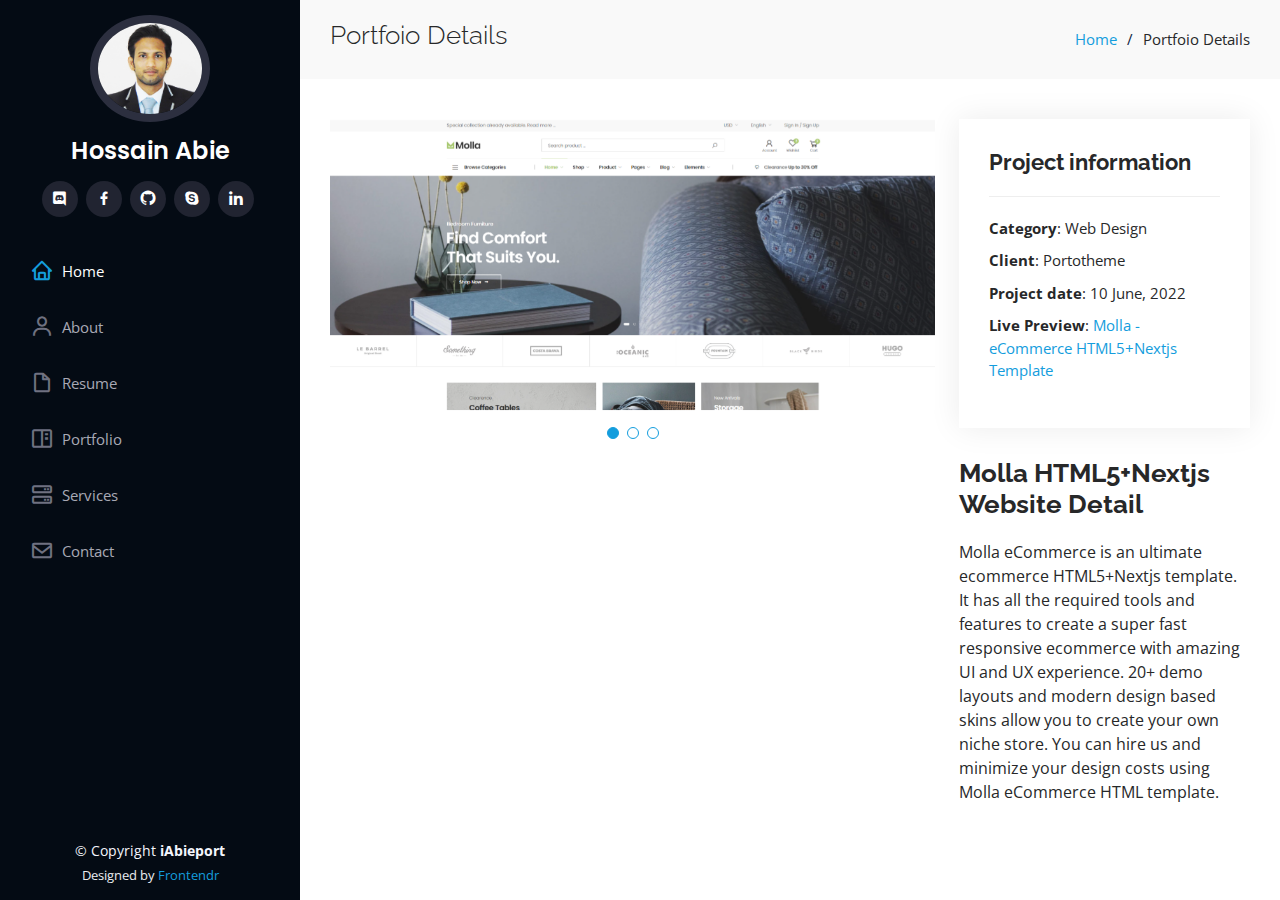
<file: web06.html>
<!DOCTYPE html>
<html lang="en">

<head>
  <meta charset="utf-8">
  <meta content="width=device-width, initial-scale=1.0" name="viewport">

  <title>iAbieport Frontendr - Inner-Page</title>
  <meta content="" name="description">
  <meta content="" name="keywords">

  <!-- Favicons -->
  <link href="assets/img/favicon.png" rel="icon">
  <link href="assets/img/apple-touch-icon.png" rel="apple-touch-icon">

  <!-- Google Fonts -->
  <link href="https://fonts.googleapis.com/css?family=Open+Sans:300,300i,400,400i,600,600i,700,700i|Raleway:300,300i,400,400i,500,500i,600,600i,700,700i|Poppins:300,300i,400,400i,500,500i,600,600i,700,700i" rel="stylesheet">

  <!-- Vendor CSS Files -->
  <link href="assets/vendor/aos/aos.css" rel="stylesheet">
  <link href="assets/vendor/bootstrap/css/bootstrap.min.css" rel="stylesheet">
  <link href="assets/vendor/bootstrap-icons/bootstrap-icons.css" rel="stylesheet">
  <link href="assets/vendor/boxicons/css/boxicons.min.css" rel="stylesheet">
  <link href="assets/vendor/glightbox/css/glightbox.min.css" rel="stylesheet">
  <link href="assets/vendor/swiper/swiper-bundle.min.css" rel="stylesheet">

  <!-- Template Main CSS File -->
  <link href="assets/css/style.css" rel="stylesheet">

  <!-- =======================================================
  * Template Name: iAbieport
  * Updated: Jan 29 2024 with Bootstrap v5.3.2
  * Template URL: https://frontendr.vercel.app/iAbieport-bootstrap-portfolio-websites-template/
  * Author: Frontendr.com
  * License: https://frontendr.vercel.app/license/
  ======================================================== -->
</head>

<body>

  <!-- ======= Mobile nav toggle button ======= -->
  <i class="bi bi-list mobile-nav-toggle d-xl-none"></i>


    <!-- ======= Header ======= -->
    <header id="header">
    
      <div class="d-flex flex-column">
  
        <div class="profile">
          <img src="assets/img/profile.jpg" alt="" class="img-fluid rounded-circle">
          <h1 class="text-light"><a href="index.html">Hossain Abie</a></h1>
          <div class="social-links mt-3 text-center">
            <a href="https://discord.com/channels/@me/1212280875962597436" target="_blank" class="twitter"><i class="bx bxl-discord"></i></a>
            <a href="https://www.facebook.com/Mohammadabie/" target="_blank" class="facebook"><i class="bx bxl-facebook"></i></a>
            <a href="https://github.com/Abie1989" target="_blank" class="instagram"><i class="bx bxl-github"></i></a>
            <a href="https://join.skype.com/invite/t2bjLzn6cN04" target="_blank" class="google-plus"><i class="bx bxl-skype"></i></a>
            <a href="https://www.linkedin.com/in/abie-hossain-7b0aa2171/" target="_blank" class="linkedin"><i class="bx bxl-linkedin"></i></a>
          </div>
        </div>
  
        <nav id="navbar" class="nav-menu navbar">
          <ul>
            <li><a href="index.html" class="nav-link scrollto active"><i class="bx bx-home"></i> <span>Home</span></a></li>
            <li><a href="#about" class="nav-link scrollto"><i class="bx bx-user"></i> <span>About</span></a></li>
            <li><a href="#resume" class="nav-link scrollto"><i class="bx bx-file-blank"></i> <span>Resume</span></a></li>
            <li><a href="#portfolio" class="nav-link scrollto"><i class="bx bx-book-content"></i> <span>Portfolio</span></a></li>
            <li><a href="#services" class="nav-link scrollto"><i class="bx bx-server"></i> <span>Services</span></a></li>
            <li><a href="#contact" class="nav-link scrollto"><i class="bx bx-envelope"></i> <span>Contact</span></a></li>
            
          </ul>
          
        </nav><!-- .nav-menu -->
      </div>
    </header><!-- End Header -->

  <main id="main">

    <!-- ======= Breadcrumbs ======= -->
    <section id="breadcrumbs" class="breadcrumbs">
      <div class="container">

        <div class="d-flex justify-content-between align-items-center">
          <h2>Portfoio Details</h2>
          <ol>
            <li><a href="index.html">Home</a></li>
            <li>Portfoio Details</li>
          </ol>
        </div>

      </div>
    </section><!-- End Breadcrumbs -->

    <!-- ======= Portfolio Details Section ======= -->
    <section id="portfolio-details" class="portfolio-details">
      <div class="container">

        <div class="row gy-4">

          <div class="col-lg-8">
            <div class="portfolio-details-slider swiper">
              <div class="swiper-wrapper align-items-center">

                <div class="swiper-slide">
                  <img src="assets/img/portfolio/web06a.png" alt="">
                </div>

                <div class="swiper-slide">
                  <img src="assets/img/portfolio/web06b.png" alt="">
                </div>

                <div class="swiper-slide">
                  <img src="assets/img/portfolio/web06c.png" alt="">
                </div>

              </div>
              <div class="swiper-pagination"></div>
            </div>
          </div>

          <div class="col-lg-4">
            <div class="portfolio-info">
              <h3>Project information</h3>
              <ul>
                <li><strong>Category</strong>: Web Design</li>
                <li><strong>Client</strong>: Portotheme</li>
                <li><strong>Project date</strong>: 10 June, 2022</li>
                <li><strong>Live Preview</strong>: <a href="https://portotheme.com/html/molla/index-1.html" target="_blank">Molla - eCommerce HTML5+Nextjs Template</a></li>
              </ul>
            </div>
            <div class="portfolio-description">
              <h2>Molla HTML5+Nextjs Website Detail</h2>
              <p>
                Molla eCommerce is an ultimate ecommerce HTML5+Nextjs template. It has all the required tools and features to create a super fast responsive ecommerce with amazing UI and UX experience. 20+ demo layouts and modern design based skins allow you to create your own niche store. You can hire us and minimize your design costs using Molla eCommerce HTML template.
              </p>
            </div>
          </div>

        </div>

      </div>
    </section><!-- End Portfolio Details Section -->

  </main><!-- End #main -->

  <!-- ======= Footer ======= -->
  <footer id="footer">
    <div class="container">
      <div class="copyright">
        &copy; Copyright <strong><span>iAbieport</span></strong>
      </div>
      <div class="credits">
        <!-- All the links in the footer should remain intact. -->
        <!-- You can delete the links only if you purchased the pro version. -->
        <!-- Licensing information: https://frontendr.vercel.app/license/ -->
        <!-- Purchase the pro version with working PHP/AJAX contact form: https://frontendr.vercel.app/iAbieport-bootstrap-portfolio-websites-template/ -->
        Designed by <a href="https://frontendr.vercel.app/" target="_blank">Frontendr</a>
      </div>
    </div>
  </footer><!-- End  Footer -->

  <a href="#" class="back-to-top d-flex align-items-center justify-content-center"><i class="bi bi-arrow-up-short"></i></a>

  <!-- Vendor JS Files -->
  <script src="assets/vendor/purecounter/purecounter_vanilla.js"></script>
  <script src="assets/vendor/aos/aos.js"></script>
  <script src="assets/vendor/bootstrap/js/bootstrap.bundle.min.js"></script>
  <script src="assets/vendor/glightbox/js/glightbox.min.js"></script>
  <script src="assets/vendor/isotope-layout/isotope.pkgd.min.js"></script>
  <script src="assets/vendor/swiper/swiper-bundle.min.js"></script>
  <script src="assets/vendor/typed.js/typed.umd.js"></script>
  <script src="assets/vendor/waypoints/noframework.waypoints.js"></script>
  <script src="assets/vendor/php-email-form/validate.js"></script>

  <!-- Template Main JS File -->
  <script src="assets/js/main.js"></script>

</body>

</html>
</file>
<file: assets/css/style.css>
/**
* Template Name: iAbieport
* Updated: Jan 29 2024 with Bootstrap v5.3.2
* Template URL: https://bootstrapmade.com/iAbieport-bootstrap-portfolio-websites-template/
* Author: BootstrapMade.com
* License: https://bootstrapmade.com/license/
*/

/*--------------------------------------------------------------
# General
--------------------------------------------------------------*/
body {
  font-family: "Open Sans", sans-serif;
  color: #272829;
}

a {
  color: #149ddd;
  text-decoration: none;
}

a:hover {
  color: #37b3ed;
  text-decoration: none;
}

h1,
h2,
h3,
h4,
h5,
h6 {
  font-family: "Raleway", sans-serif;
}

/*--------------------------------------------------------------
# Back to top button
--------------------------------------------------------------*/
.back-to-top {
  position: fixed;
  visibility: hidden;
  opacity: 0;
  right: 15px;
  bottom: 15px;
  z-index: 996;
  background: #149ddd;
  width: 40px;
  height: 40px;
  border-radius: 50px;
  transition: all 0.4s;
}

.back-to-top i {
  font-size: 28px;
  color: #fff;
  line-height: 0;
}

.back-to-top:hover {
  background: #2eafec;
  color: #fff;
}

.back-to-top.active {
  visibility: visible;
  opacity: 1;
}

/*--------------------------------------------------------------
# Header
--------------------------------------------------------------*/
#header {
  position: fixed;
  top: 0;
  left: 0;
  bottom: 0;
  width: 300px;
  transition: all ease-in-out 0.5s;
  z-index: 9997;
  transition: all 0.5s;
  padding: 0 15px;
  background: #040b14;
  overflow-y: auto;
}

#header .profile img {
  margin: 15px auto;
  display: block;
  width: 120px;
  border: 8px solid #2c2f3f;
}

#header .profile h1 {
  font-size: 24px;
  margin: 0;
  padding: 0;
  font-weight: 600;
  -moz-text-align-last: center;
  text-align-last: center;
  font-family: "Poppins", sans-serif;
}

#header .profile h1 a,
#header .profile h1 a:hover {
  color: #fff;
  text-decoration: none;
}

#header .profile .social-links a {
  font-size: 18px;
  display: inline-block;
  background: #212431;
  color: #fff;
  line-height: 1;
  padding: 8px 0;
  margin-right: 4px;
  border-radius: 50%;
  text-align: center;
  width: 36px;
  height: 36px;
  transition: 0.3s;
}

#header .profile .social-links a:hover {
  background: #149ddd;
  color: #fff;
  text-decoration: none;
}

#main {
  margin-left: 300px;
}

.container,
.container-fluid {
  padding-left: 30px;
  padding-right: 30px;
}

@media (max-width: 1199px) {
  #header {
    left: -300px;
  }

  #main {
    margin-left: 0;
  }

  .container,
  .container-fluid {
    padding-left: 12px;
    padding-right: 12px;
  }
}

/*--------------------------------------------------------------
# Navigation Menu
--------------------------------------------------------------*/
/* Desktop Navigation */
.nav-menu {
  padding: 30px 0 0 0;
}

.nav-menu * {
  margin: 0;
  padding: 0;
  list-style: none;
}

.nav-menu>ul>li {
  position: relative;
  white-space: nowrap;
}

.nav-menu a,
.nav-menu a:focus {
  display: flex;
  align-items: center;
  color: #a8a9b4;
  padding: 12px 15px;
  margin-bottom: 8px;
  transition: 0.3s;
  font-size: 15px;
}

.nav-menu a i,
.nav-menu a:focus i {
  font-size: 24px;
  padding-right: 8px;
  color: #6f7180;
}

.nav-menu a:hover,
.nav-menu .active,
.nav-menu .active:focus,
.nav-menu li:hover>a {
  text-decoration: none;
  color: #fff;
}

.nav-menu a:hover i,
.nav-menu .active i,
.nav-menu .active:focus i,
.nav-menu li:hover>a i {
  color: #149ddd;
}

/* Mobile Navigation */
.mobile-nav-toggle {
  position: fixed;
  right: 15px;
  top: 15px;
  z-index: 9998;
  border: 0;
  font-size: 24px;
  transition: all 0.4s;
  outline: none !important;
  background-color: #149ddd;
  color: #fff;
  width: 40px;
  height: 40px;
  display: inline-flex;
  align-items: center;
  justify-content: center;
  line-height: 0;
  border-radius: 50px;
  cursor: pointer;
}

.mobile-nav-active {
  overflow: hidden;
}

.mobile-nav-active #header {
  left: 0;
}

/*--------------------------------------------------------------
# Hero Section
--------------------------------------------------------------*/
select{
  margin: 0.0rem 0.0rem;
  padding: 0px;
}
#hero {
  width: 100%;
  height: 100vh;
  background: url("../img/hero-bg.jpg") top center;
  background-size: cover;
}

#hero:before {
  content: "";
  background: rgba(5, 13, 24, 0.3);
  position: absolute;
  bottom: 0;
  top: 0;
  left: 0;
  right: 0;
  z-index: 1;
}

#hero .hero-container {
  position: relative;
  z-index: 2;
  min-width: 300px;
}

#hero h1 {
  margin: 0 0 10px 0;
  font-size: 64px;
  font-weight: 700;
  line-height: 56px;
  color: #fff;
}

#hero p {
  color: #fff;
  margin-bottom: 50px;
  font-size: 26px;
  font-family: "Poppins", sans-serif;
}

#hero p span {
  color: #fff;
  padding-bottom: 4px;
  letter-spacing: 1px;
  border-bottom: 3px solid #149ddd;
}

@media (min-width: 1024px) {
  #hero {
    background-attachment: fixed;
  }
}

@media (max-width: 768px) {
  #hero h1 {
    font-size: 28px;
    line-height: 36px;
  }

  #hero h2 {
    font-size: 18px;
    line-height: 24px;
    margin-bottom: 30px;
  }
}

/*--------------------------------------------------------------
# Sections General
--------------------------------------------------------------*/
section {
  padding: 60px 0;
  overflow: hidden;
}

.section-bg {
  background: #f5f8fd;
}

.section-title {
  padding-bottom: 30px;
}

.section-title h2 {
  font-size: 32px;
  font-weight: bold;
  margin-bottom: 20px;
  padding-bottom: 20px;
  position: relative;
  color: #173b6c;
}

.section-title h2::after {
  content: "";
  position: absolute;
  display: block;
  width: 50px;
  height: 3px;
  background: #149ddd;
  bottom: 0;
  left: 0;
}

.section-title p {
  margin-bottom: 0;
}

/*--------------------------------------------------------------
# About
--------------------------------------------------------------*/
.about .content h3 {
  font-weight: 700;
  font-size: 26px;
  color: #173b6c;
}

.about .content ul {
  list-style: none;
  padding: 0;
}

.about .content ul li {
  margin-bottom: 20px;
  display: flex;
  align-items: center;
}

.about .content ul strong {
  margin-right: 10px;
}

.about .content ul i {
  font-size: 16px;
  margin-right: 5px;
  color: #149ddd;
  line-height: 0;
}

.about .content p:last-child {
  margin-bottom: 0;
}

/*--------------------------------------------------------------
# Facts
--------------------------------------------------------------*/
.facts {
  padding-bottom: 30px;
}

.facts .count-box {
  padding: 30px;
  width: 100%;
}

.facts .count-box i {
  display: block;
  font-size: 44px;
  color: #149ddd;
  float: left;
  line-height: 0;
}

.facts .count-box span {
  font-size: 48px;
  line-height: 40px;
  display: block;
  font-weight: 700;
  color: #050d18;
  margin-left: 60px;
}

.facts .count-box p {
  padding: 15px 0 0 0;
  margin: 0 0 0 60px;
  font-family: "Raleway", sans-serif;
  font-size: 14px;
  color: #122f57;
}

.facts .count-box a {
  font-weight: 600;
  display: block;
  margin-top: 20px;
  color: #122f57;
  font-size: 15px;
  font-family: "Poppins", sans-serif;
  transition: ease-in-out 0.3s;
}

.facts .count-box a:hover {
  color: #1f5297;
}

/*--------------------------------------------------------------
# Akills
--------------------------------------------------------------*/
.skills .progress {
  height: 60px;
  display: block;
  background: none;
  border-radius: 0;
}

.skills .progress .skill {
  padding: 0;
  margin: 0 0 6px 0;
  text-transform: uppercase;
  display: block;
  font-weight: 600;
  font-family: "Poppins", sans-serif;
  color: #050d18;
}

.skills .progress .skill .val {
  float: right;
  font-style: normal;
}

.skills .progress-bar-wrap {
  background: #dce8f8;
  height: 10px;
}

.skills .progress-bar {
  width: 1px;
  height: 10px;
  transition: 0.9s;
  background-color: #149ddd;
}

/*--------------------------------------------------------------
# Resume
--------------------------------------------------------------*/
.resume .resume-title {
  font-size: 26px;
  font-weight: 700;
  margin-top: 20px;
  margin-bottom: 20px;
  color: #050d18;
}

.resume .resume-item {
  padding: 0 0 20px 20px;
  margin-top: -2px;
  border-left: 2px solid #1f5297;
  position: relative;
}

.resume .resume-item h4 {
  line-height: 18px;
  font-size: 18px;
  font-weight: 600;
  text-transform: uppercase;
  font-family: "Poppins", sans-serif;
  color: #050d18;
  margin-bottom: 10px;
}

.resume .resume-item h5 {
  font-size: 16px;
  background: #e4edf9;
  padding: 5px 15px;
  display: inline-block;
  font-weight: 600;
  margin-bottom: 10px;
}

.resume .resume-item ul {
  padding-left: 20px;
}

.resume .resume-item ul li {
  padding-bottom: 10px;
}

.resume .resume-item:last-child {
  padding-bottom: 0;
}

.resume .resume-item::before {
  content: "";
  position: absolute;
  width: 16px;
  height: 16px;
  border-radius: 50px;
  left: -9px;
  top: 0;
  background: #fff;
  border: 2px solid #1f5297;
}

/*--------------------------------------------------------------
# Portfolio
--------------------------------------------------------------*/
.portfolio .portfolio-item {
  margin-bottom: 30px;
}

.portfolio #portfolio-flters {
  padding: 0;
  margin: 0 auto 35px auto;
  list-style: none;
  text-align: center;
  background: #fff;
  border-radius: 50px;
  padding: 2px 15px;
}

.portfolio #portfolio-flters li {
  cursor: pointer;
  display: inline-block;
  padding: 10px 15px 8px 15px;
  font-size: 14px;
  font-weight: 600;
  line-height: 1;
  text-transform: uppercase;
  color: #272829;
  margin-bottom: 5px;
  transition: all 0.3s ease-in-out;
}

.portfolio #portfolio-flters li:hover,
.portfolio #portfolio-flters li.filter-active {
  color: #149ddd;
}

.portfolio #portfolio-flters li:last-child {
  margin-right: 0;
}

.portfolio .portfolio-wrap {
  transition: 0.3s;
  position: relative;
  overflow: hidden;
  z-index: 1;
}

.portfolio .portfolio-wrap::before {
  content: "";
  background: rgba(255, 255, 255, 0.5);
  position: absolute;
  left: 0;
  right: 0;
  top: 0;
  bottom: 0;
  transition: all ease-in-out 0.3s;
  z-index: 2;
  opacity: 0;
}

.portfolio .portfolio-wrap .portfolio-links {
  opacity: 1;
  left: 0;
  right: 0;
  bottom: -60px;
  z-index: 3;
  position: absolute;
  transition: all ease-in-out 0.3s;
  display: flex;
  justify-content: center;
}

.portfolio .portfolio-wrap .portfolio-links a {
  color: #fff;
  font-size: 28px;
  text-align: center;
  background: rgba(20, 157, 221, 0.75);
  transition: 0.3s;
  width: 50%;
}

.portfolio .portfolio-wrap .portfolio-links a:hover {
  background: rgba(20, 157, 221, 0.95);
}

.portfolio .portfolio-wrap .portfolio-links a+a {
  border-left: 1px solid #37b3ed;
}

.portfolio .portfolio-wrap:hover::before {
  top: 0;
  left: 0;
  right: 0;
  bottom: 0;
  opacity: 1;
}

.portfolio .portfolio-wrap:hover .portfolio-links {
  opacity: 1;
  bottom: 0;
}

/*--------------------------------------------------------------
# Portfolio Details
--------------------------------------------------------------*/
.portfolio-details {
  padding-top: 40px;
}

.portfolio-details .portfolio-details-slider img {
  width: 100%;
}

.portfolio-details .portfolio-details-slider .swiper-pagination {
  margin-top: 20px;
  position: relative;
}

.portfolio-details .portfolio-details-slider .swiper-pagination .swiper-pagination-bullet {
  width: 12px;
  height: 12px;
  background-color: #fff;
  opacity: 1;
  border: 1px solid #149ddd;
}

.portfolio-details .portfolio-details-slider .swiper-pagination .swiper-pagination-bullet-active {
  background-color: #149ddd;
}

.portfolio-details .portfolio-info {
  padding: 30px;
  box-shadow: 0px 0 30px rgba(5, 13, 24, 0.08);
}

.portfolio-details .portfolio-info h3 {
  font-size: 22px;
  font-weight: 700;
  margin-bottom: 20px;
  padding-bottom: 20px;
  border-bottom: 1px solid #eee;
}

.portfolio-details .portfolio-info ul {
  list-style: none;
  padding: 0;
  font-size: 15px;
}

.portfolio-details .portfolio-info ul li+li {
  margin-top: 10px;
}

.portfolio-details .portfolio-description {
  padding-top: 30px;
}

.portfolio-details .portfolio-description h2 {
  font-size: 26px;
  font-weight: 700;
  margin-bottom: 20px;
}

.portfolio-details .portfolio-description p {
  padding: 0;
}

/*--------------------------------------------------------------
# Services
--------------------------------------------------------------*/
.services .icon-box {
  margin-bottom: 20px;
}

.services .icon {
  float: left;
  display: flex;
  align-items: center;
  justify-content: center;
  width: 54px;
  height: 54px;
  background: #149ddd;
  border-radius: 50%;
  transition: 0.5s;
  border: 1px solid #149ddd;
}

.services .icon i {
  color: #fff;
  font-size: 24px;
  line-height: 0;
}

.services .icon-box:hover .icon {
  background: #fff;
}

.services .icon-box:hover .icon i {
  color: #149ddd;
}

.services .title {
  margin-left: 80px;
  font-weight: 700;
  margin-bottom: 15px;
  font-size: 18px;
}

.services .title a {
  color: #343a40;
}

.services .title a:hover {
  color: #149ddd;
}

.services .description {
  margin-left: 80px;
  line-height: 24px;
  font-size: 14px;
}

/*--------------------------------------------------------------
# Testimonials
--------------------------------------------------------------*/
.testimonials .testimonials-carousel,
.testimonials .testimonials-slider {
  overflow: hidden;
}

.testimonials .testimonial-item {
  box-sizing: content-box;
  text-align: center;
  min-height: 320px;
}

.testimonials .testimonial-item .testimonial-img {
  width: 90px;
  border-radius: 50%;
  margin: 0 auto;
}

.testimonials .testimonial-item h3 {
  font-size: 18px;
  font-weight: bold;
  margin: 10px 0 5px 0;
  color: #111;
}

.testimonials .testimonial-item h4 {
  font-size: 14px;
  color: #999;
  margin: 0;
}

.testimonials .testimonial-item .quote-icon-left,
.testimonials .testimonial-item .quote-icon-right {
  color: #c3e8fa;
  font-size: 26px;
}

.testimonials .testimonial-item .quote-icon-left {
  display: inline-block;
  left: -5px;
  position: relative;
}

.testimonials .testimonial-item .quote-icon-right {
  display: inline-block;
  right: -5px;
  position: relative;
  top: 10px;
}

.testimonials .testimonial-item p {
  font-style: italic;
  margin: 0 15px 15px 15px;
  padding: 20px;
  background: #fff;
  position: relative;
  margin-bottom: 35px;
  border-radius: 6px;
  box-shadow: 0px 2px 15px rgba(0, 0, 0, 0.1);
}

.testimonials .testimonial-item p::after {
  content: "";
  width: 0;
  height: 0;
  border-top: 20px solid #fff;
  border-right: 20px solid transparent;
  border-left: 20px solid transparent;
  position: absolute;
  bottom: -20px;
  left: calc(50% - 20px);
}

.testimonials .swiper-pagination {
  margin-top: 20px;
  position: relative;
}

.testimonials .swiper-pagination .swiper-pagination-bullet {
  width: 12px;
  height: 12px;
  background-color: #fff;
  opacity: 1;
  border: 1px solid #149ddd;
}

.testimonials .swiper-pagination .swiper-pagination-bullet-active {
  background-color: #149ddd;
}

/*--------------------------------------------------------------
# Contact
--------------------------------------------------------------*/
.contact {
  padding-bottom: 130px;
}

.contact .info {
  padding: 30px;
  background: #fff;
  width: 100%;
  box-shadow: 0 0 24px 0 rgba(0, 0, 0, 0.12);
}

.contact .info i {
  font-size: 20px;
  color: #149ddd;
  float: left;
  width: 44px;
  height: 44px;
  background: #dff3fc;
  display: flex;
  justify-content: center;
  align-items: center;
  border-radius: 50px;
  transition: all 0.3s ease-in-out;
}

.contact .info h4 {
  padding: 0 0 0 60px;
  font-size: 22px;
  font-weight: 600;
  margin-bottom: 5px;
  color: #050d18;
}

.contact .info p {
  padding: 0 0 10px 60px;
  margin-bottom: 20px;
  font-size: 14px;
  color: #173b6c;
}

.contact .info .email p {
  padding-top: 5px;
}

.contact .info .social-links {
  padding-left: 60px;
}

.contact .info .social-links a {
  font-size: 18px;
  display: inline-block;
  background: #333;
  color: #fff;
  line-height: 1;
  padding: 8px 0;
  border-radius: 50%;
  text-align: center;
  width: 36px;
  height: 36px;
  transition: 0.3s;
  margin-right: 10px;
}

.contact .info .social-links a:hover {
  background: #149ddd;
  color: #fff;
}

.contact .info .email:hover i,
.contact .info .address:hover i,
.contact .info .phone:hover i {
  background: #149ddd;
  color: #fff;
}

.contact .php-email-form {
  width: 100%;
  padding: 30px;
  background: #fff;
  box-shadow: 0 0 24px 0 rgba(0, 0, 0, 0.12);
}

.contact .php-email-form .form-group {
  padding-bottom: 8px;
}

.contact .php-email-form .validate {
  display: none;
  color: red;
  margin: 0 0 15px 0;
  font-weight: 400;
  font-size: 13px;
}

.contact .php-email-form .error-message {
  display: none;
  color: #fff;
  background: #ed3c0d;
  text-align: left;
  padding: 15px;
  font-weight: 600;
}

.contact .php-email-form .error-message br+br {
  margin-top: 25px;
}

.contact .php-email-form .sent-message {
  display: none;
  color: #fff;
  background: #18d26e;
  text-align: center;
  padding: 15px;
  font-weight: 600;
}

.contact .php-email-form .loading {
  display: none;
  background: #fff;
  text-align: center;
  padding: 15px;
}

.contact .php-email-form .loading:before {
  content: "";
  display: inline-block;
  border-radius: 50%;
  width: 24px;
  height: 24px;
  margin: 0 10px -6px 0;
  border: 3px solid #18d26e;
  border-top-color: #eee;
  animation: animate-loading 1s linear infinite;
}

.contact .php-email-form .form-group {
  margin-bottom: 15px;
}

.contact .php-email-form label {
  padding-bottom: 8px;
}

.contact .php-email-form input,
.contact .php-email-form textarea {
  border-radius: 0;
  box-shadow: none;
  font-size: 14px;
}

.contact .php-email-form input {
  height: 44px;
}

.contact .php-email-form textarea {
  padding: 10px 15px;
}

.contact .php-email-form button[type=submit] {
  background: #149ddd;
  border: 0;
  padding: 10px 24px;
  color: #fff;
  transition: 0.4s;
  border-radius: 4px;
}

.contact .php-email-form button[type=submit]:hover {
  background: #37b3ed;
}

@keyframes animate-loading {
  0% {
    transform: rotate(0deg);
  }

  100% {
    transform: rotate(360deg);
  }
}

/*--------------------------------------------------------------
# Breadcrumbs
--------------------------------------------------------------*/
.breadcrumbs {
  padding: 20px 0;
  background: #f9f9f9;
}

.breadcrumbs h2 {
  font-size: 26px;
  font-weight: 300;
}

.breadcrumbs ol {
  display: flex;
  flex-wrap: wrap;
  list-style: none;
  padding: 0;
  margin: 0;
  font-size: 15px;
}

.breadcrumbs ol li+li {
  padding-left: 10px;
}

.breadcrumbs ol li+li::before {
  display: inline-block;
  padding-right: 10px;
  color: #0e2442;
  content: "/";
}

@media (max-width: 768px) {
  .breadcrumbs .d-flex {
    display: block !important;
  }

  .breadcrumbs ol {
    display: block;
  }

  .breadcrumbs ol li {
    display: inline-block;
  }
}

/*--------------------------------------------------------------
# Footer
--------------------------------------------------------------*/
#footer {
  padding: 15px;
  color: #f4f6fd;
  font-size: 14px;
  position: fixed;
  left: 0;
  bottom: 0;
  width: 300px;
  z-index: 9999;
  background: #040b14;
}

#footer .copyright {
  text-align: center;
}

#footer .credits {
  padding-top: 5px;
  text-align: center;
  font-size: 13px;
  color: #eaebf0;
}

@media (max-width: 1199px) {
  #footer {
    position: static;
    width: auto;
    padding-right: 20px 15px;
  }
}
</file>
